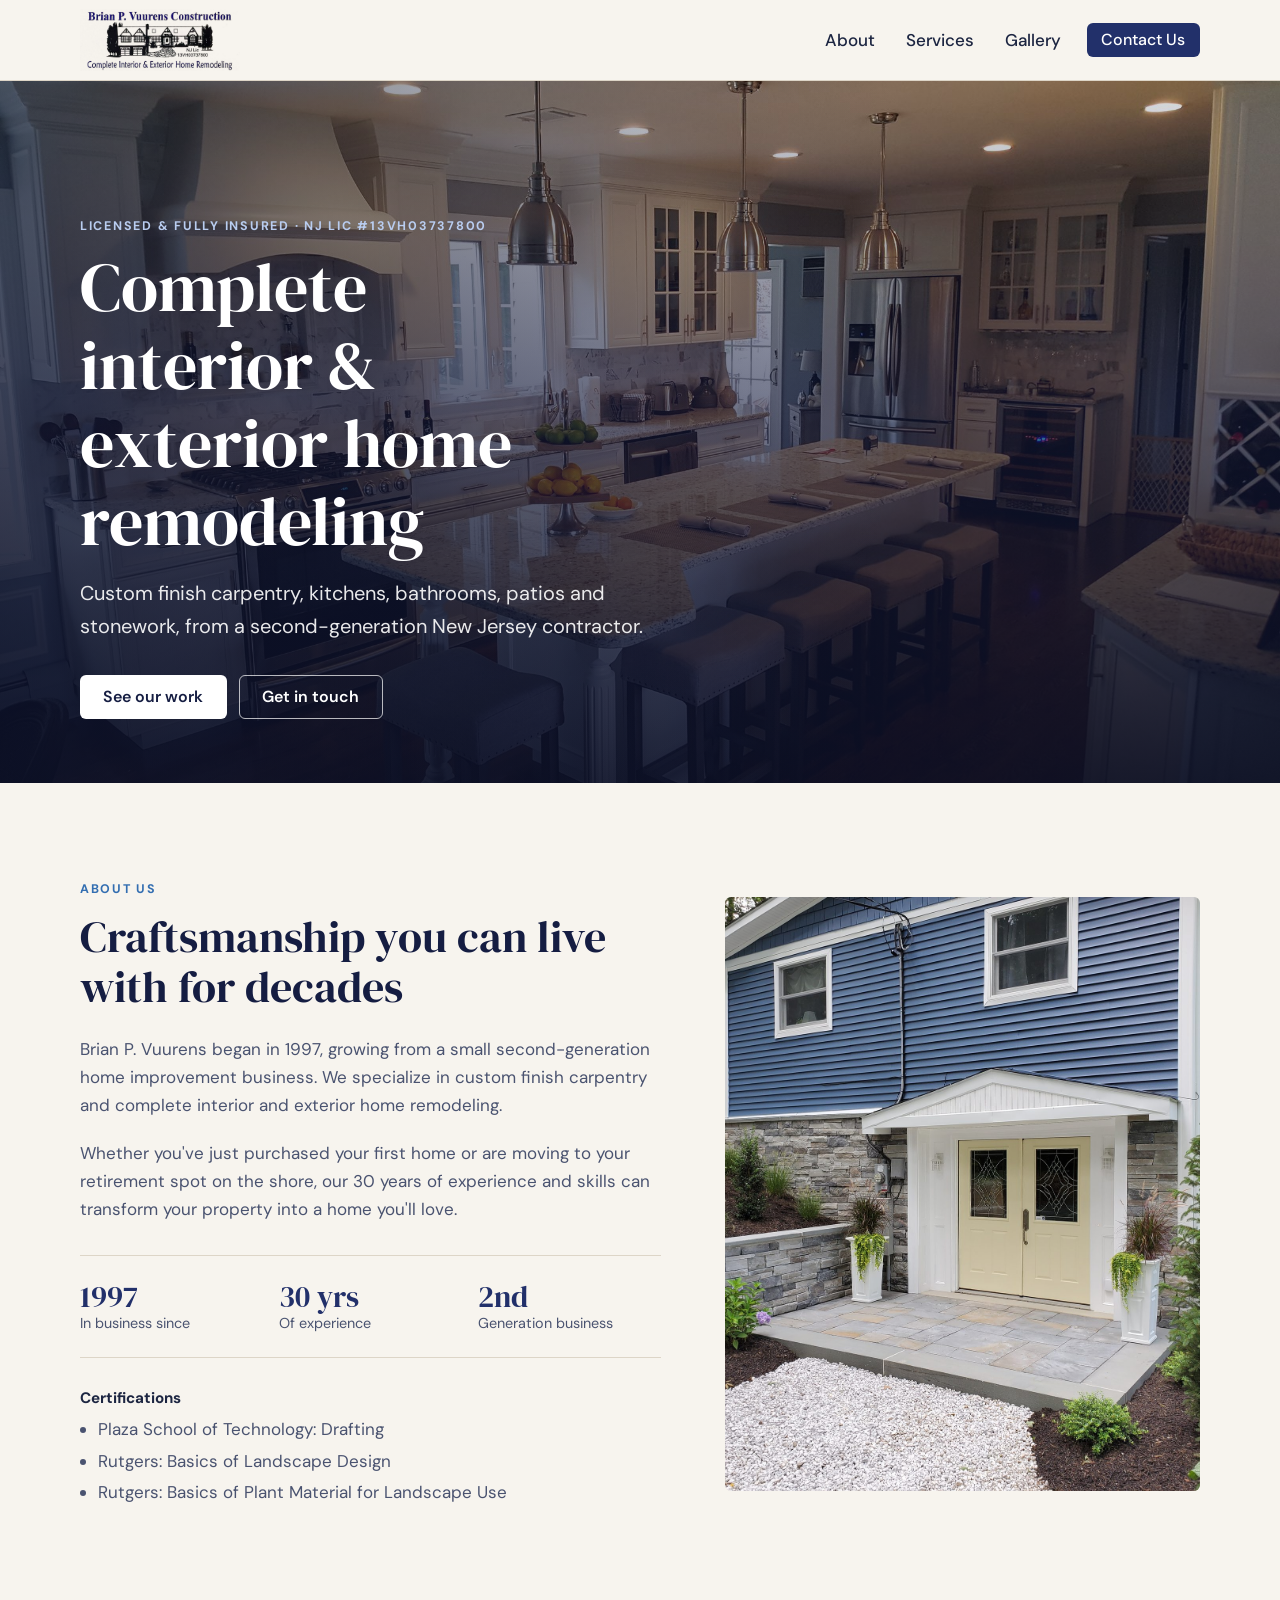
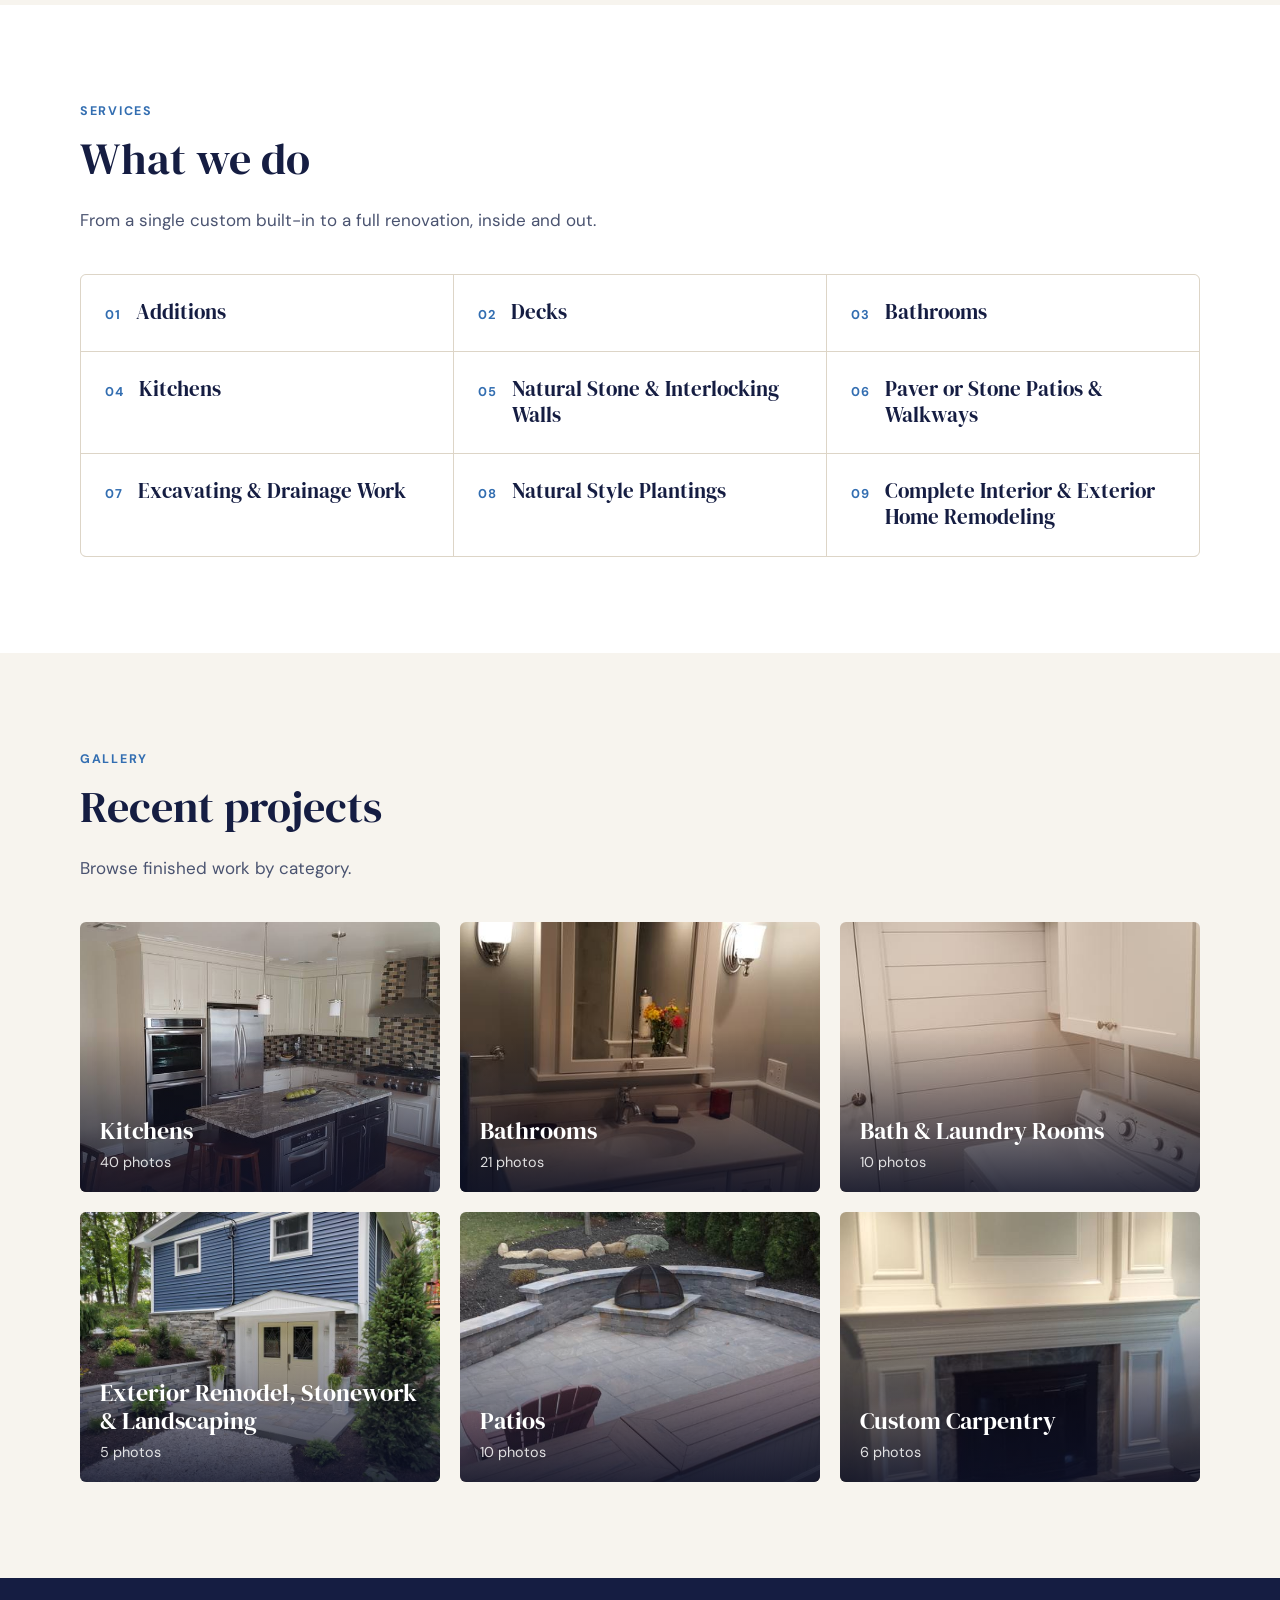
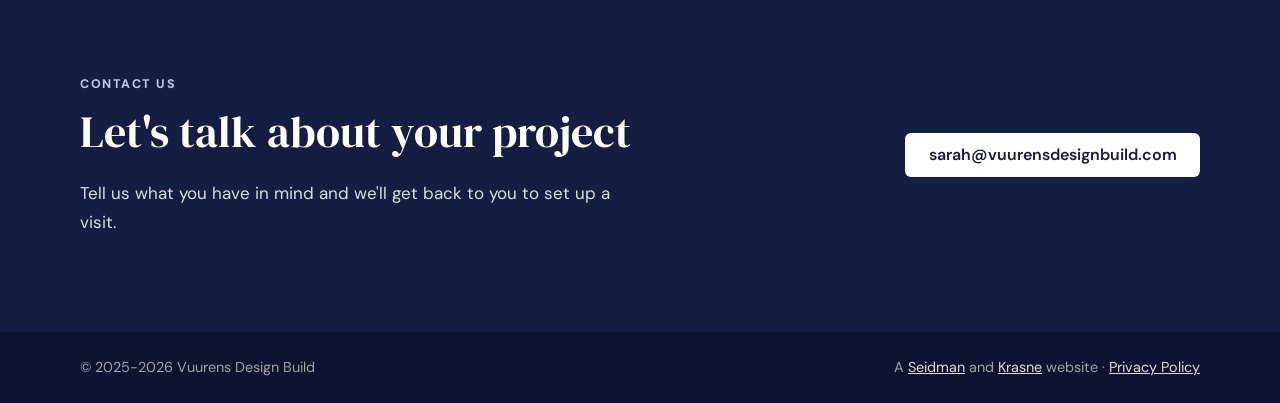
<file: index.html>
<!DOCTYPE html>
<html lang="en">
<head>
  <meta charset="UTF-8">
  <meta name="viewport" content="width=device-width, initial-scale=1.0">
  <title>Vuurens Design Build | Home Remodeling &amp; Custom Carpentry in NJ</title>
  <meta name="description" content="Brian P. Vuurens Construction: licensed and fully insured New Jersey home improvement contractor specializing in custom finish carpentry, kitchens, bathrooms, patios, stonework and complete interior and exterior remodeling.">
  <meta name="theme-color" content="#f7f4ee">
  <link rel="apple-touch-icon" sizes="180x180" href="/apple-touch-icon.png">
  <link rel="icon" type="image/png" sizes="32x32" href="/favicon-32x32.png">
  <link rel="icon" type="image/png" sizes="16x16" href="/favicon-16x16.png">
  <link rel="manifest" href="/site.webmanifest">
  <link rel="preconnect" href="https://fonts.googleapis.com">
  <link rel="preconnect" href="https://fonts.gstatic.com" crossorigin>
  <link href="https://fonts.googleapis.com/css2?family=DM+Sans:opsz,wght@9..40,400;9..40,500;9..40,600;9..40,700&family=DM+Serif+Display&display=swap" rel="stylesheet">
  <link rel="stylesheet" href="styles.css">
</head>
<body>
  <header class="site-header">
    <div class="wrap">
      <a class="brand" href="#top" aria-label="Brian P. Vuurens Construction, home">
        <img src="logo.png" alt="Brian P. Vuurens Construction" width="1696" height="656">
      </a>
      <button class="nav-toggle" type="button" aria-label="Menu" aria-expanded="false" aria-controls="site-nav">
        <svg class="icon-open" viewBox="0 0 24 24" fill="none" stroke="currentColor" stroke-width="2" stroke-linecap="round"><path d="M4 7h16M4 12h16M4 17h16"/></svg>
        <svg class="icon-close" viewBox="0 0 24 24" fill="none" stroke="currentColor" stroke-width="2" stroke-linecap="round"><path d="M6 6l12 12M18 6L6 18"/></svg>
      </button>
      <nav class="site-nav" id="site-nav">
        <ul>
          <li><a href="#about">About</a></li>
          <li><a href="#services">Services</a></li>
          <li><a href="#gallery">Gallery</a></li>
          <li><a class="btn btn-primary" href="#contact">Contact Us</a></li>
        </ul>
      </nav>
    </div>
  </header>

  <main id="top">
    <section class="hero">
      <div class="wrap">
        <span class="eyebrow">Licensed &amp; fully insured &middot; NJ Lic #13VH03737800</span>
        <h1>Complete interior &amp; exterior home remodeling</h1>
        <p>Custom finish carpentry, kitchens, bathrooms, patios and stonework, from a second-generation New Jersey contractor.</p>
        <div class="hero-actions">
          <a class="btn btn-light" href="#gallery">See our work</a>
          <a class="btn btn-ghost" href="#contact">Get in touch</a>
        </div>
      </div>
    </section>

    <section id="about" class="section">
      <div class="wrap about-grid">
        <div>
          <span class="eyebrow">About us</span>
          <h2 class="section-title">Craftsmanship you can live with for decades</h2>
          <p>Brian P. Vuurens began in 1997, growing from a small second-generation home improvement business. We specialize in custom finish carpentry and complete interior and exterior home remodeling.</p>
          <p>Whether you've just purchased your first home or are moving to your retirement spot on the shore, our 30 years of experience and skills can transform your property into a home you'll love.</p>

          <div class="facts">
            <div><strong>1997</strong><span>In business since</span></div>
            <div><strong>30 yrs</strong><span>Of experience</span></div>
            <div><strong>2nd</strong><span>Generation business</span></div>
          </div>

          <div class="certs">
            <h3>Certifications</h3>
            <ul>
              <li>Plaza School of Technology: Drafting</li>
              <li>Rutgers: Basics of Landscape Design</li>
              <li>Rutgers: Basics of Plant Material for Landscape Use</li>
            </ul>
          </div>
        </div>
        <div class="about-photo">
          <img src="images/web/large/exterior/20200818_154414.jpg" alt="Finished exterior remodel with stone steps, patio and new plantings" loading="lazy">
        </div>
      </div>
    </section>

    <section id="services" class="section section-alt">
      <div class="wrap">
        <div class="section-head">
          <span class="eyebrow">Services</span>
          <h2>What we do</h2>
          <p>From a single custom built-in to a full renovation, inside and out.</p>
        </div>
        <ul class="services">
          <li>Additions</li>
          <li>Decks</li>
          <li>Bathrooms</li>
          <li>Kitchens</li>
          <li>Natural Stone &amp; Interlocking Walls</li>
          <li>Paver or Stone Patios &amp; Walkways</li>
          <li>Excavating &amp; Drainage Work</li>
          <li>Natural Style Plantings</li>
          <li>Complete Interior &amp; Exterior Home Remodeling</li>
        </ul>
      </div>
    </section>

    <section id="gallery" class="section">
      <div class="wrap">
        <div class="section-head">
          <span class="eyebrow">Gallery</span>
          <h2>Recent projects</h2>
          <p>Browse finished work by category.</p>
        </div>
        <div class="categories" id="categories"></div>
      </div>
    </section>

    <section id="contact" class="section contact">
      <div class="wrap contact-inner">
        <div>
          <span class="eyebrow">Contact us</span>
          <h2>Let's talk about your project</h2>
          <p>Tell us what you have in mind and we'll get back to you to set up a visit.</p>
        </div>
        <div class="contact-methods">
          <!-- TODO: add the phone number, e.g. <a class="btn btn-ghost" href="tel:+15555555555">(555) 555-5555</a> -->
          <a class="btn btn-light" href="mailto:sarah@vuurensdesignbuild.com">sarah@vuurensdesignbuild.com</a>
        </div>
      </div>
    </section>
  </main>

  <footer class="site-footer">
    <div class="wrap">
      <span>&copy; 2025-2026 Vuurens Design Build</span>
      <span>A <a href="https://adamseidman.com/" target="_blank" rel="noopener">Seidman</a> and <a href="https://zachkrasne.com/" target="_blank" rel="noopener">Krasne</a> website &middot; <a href="privacy.html">Privacy Policy</a></span>
    </div>
  </footer>

  <script src="images/images-list.js"></script>
  <script src="site.js"></script>
  <script>
    (() => {
      const container = document.getElementById('categories');
      if (typeof galleryPhotos !== 'object') return;
      Object.entries(galleryPhotos).forEach(([key, cat]) => {
        const link = document.createElement('a');
        link.className = 'category';
        link.href = `gallery.html?${encodeURIComponent(key)}`;
        const cover = (cat.cover || cat.images[0]).replace(/\.[^.]+$/, '.jpg');
        link.innerHTML = `
          <img src="${encodeURI(`images/web/thumb/${key}/${cover}`)}" alt="" loading="lazy">
          <div class="category-label">
            <h3></h3>
            <span>${cat.images.length} photos</span>
          </div>`;
        link.querySelector('h3').textContent = cat.title;
        container.appendChild(link);
      });
    })();
  </script>
</body>
</html>
</file>
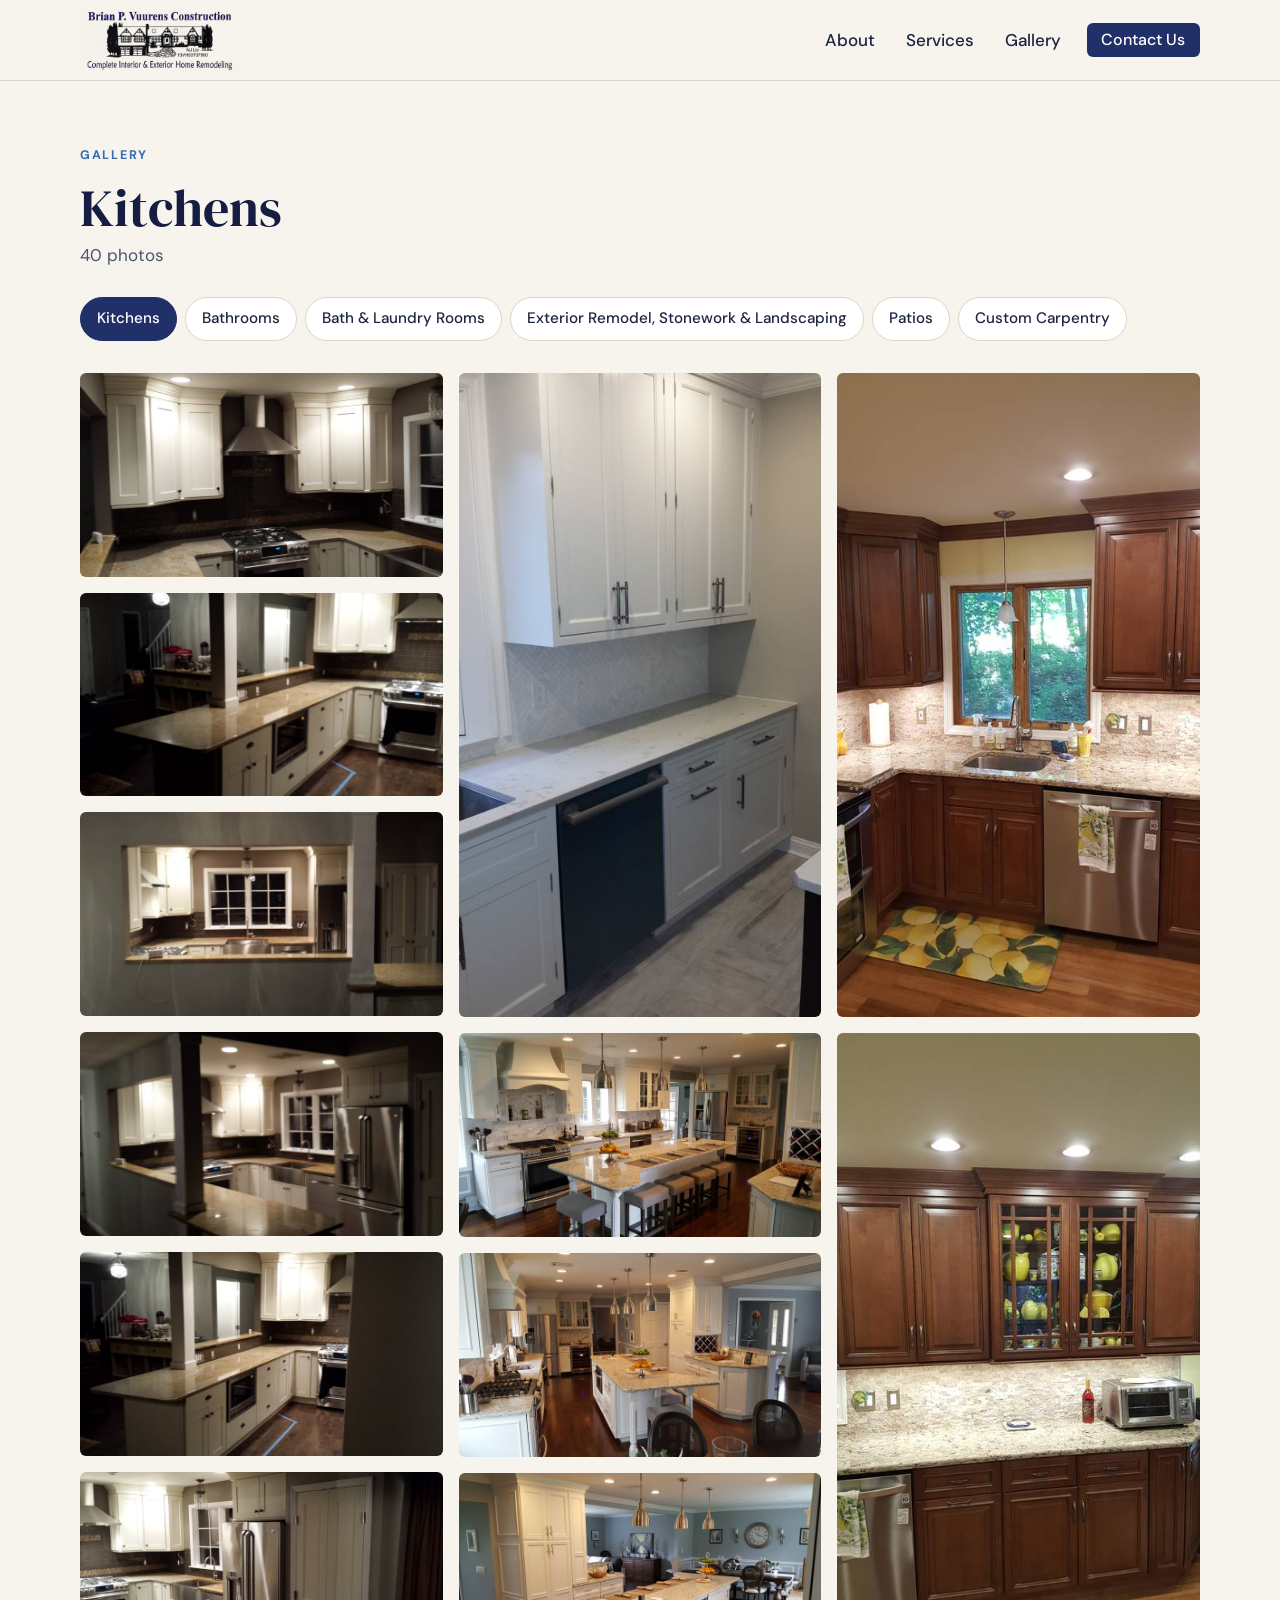
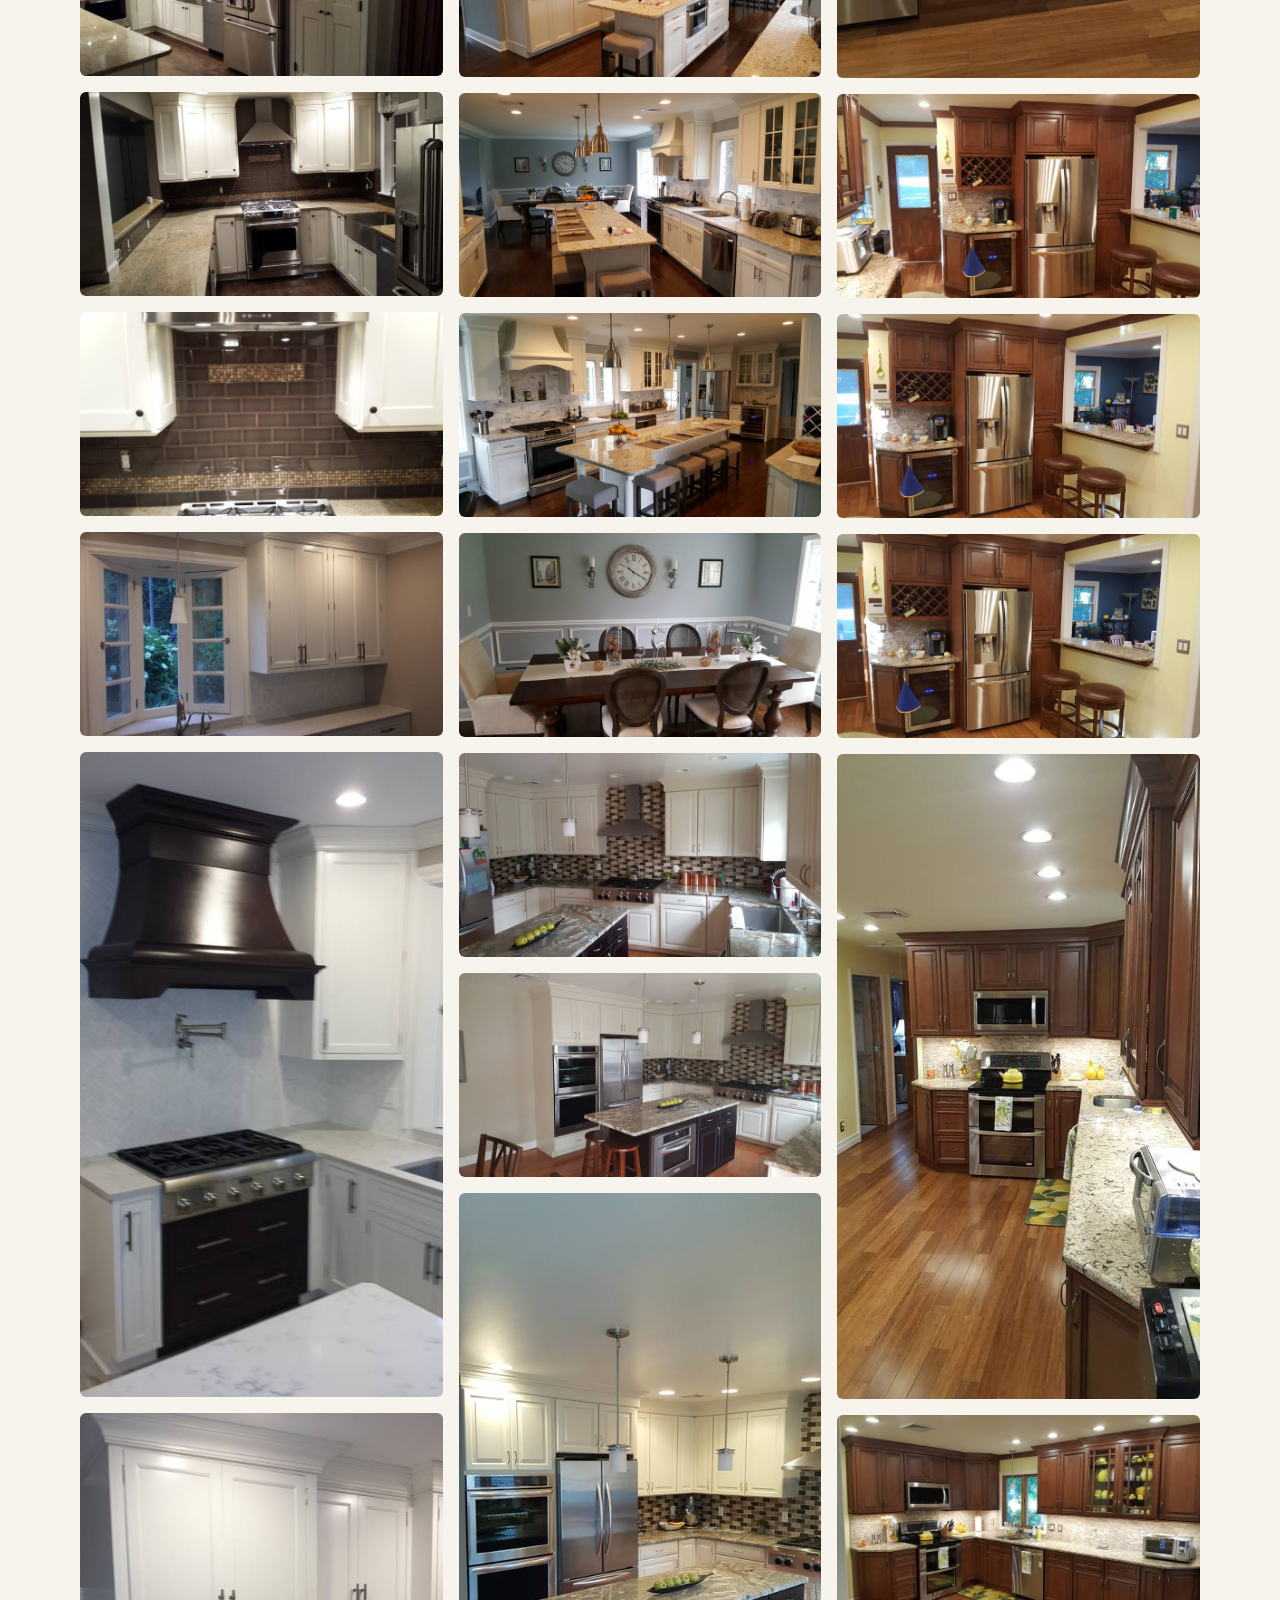
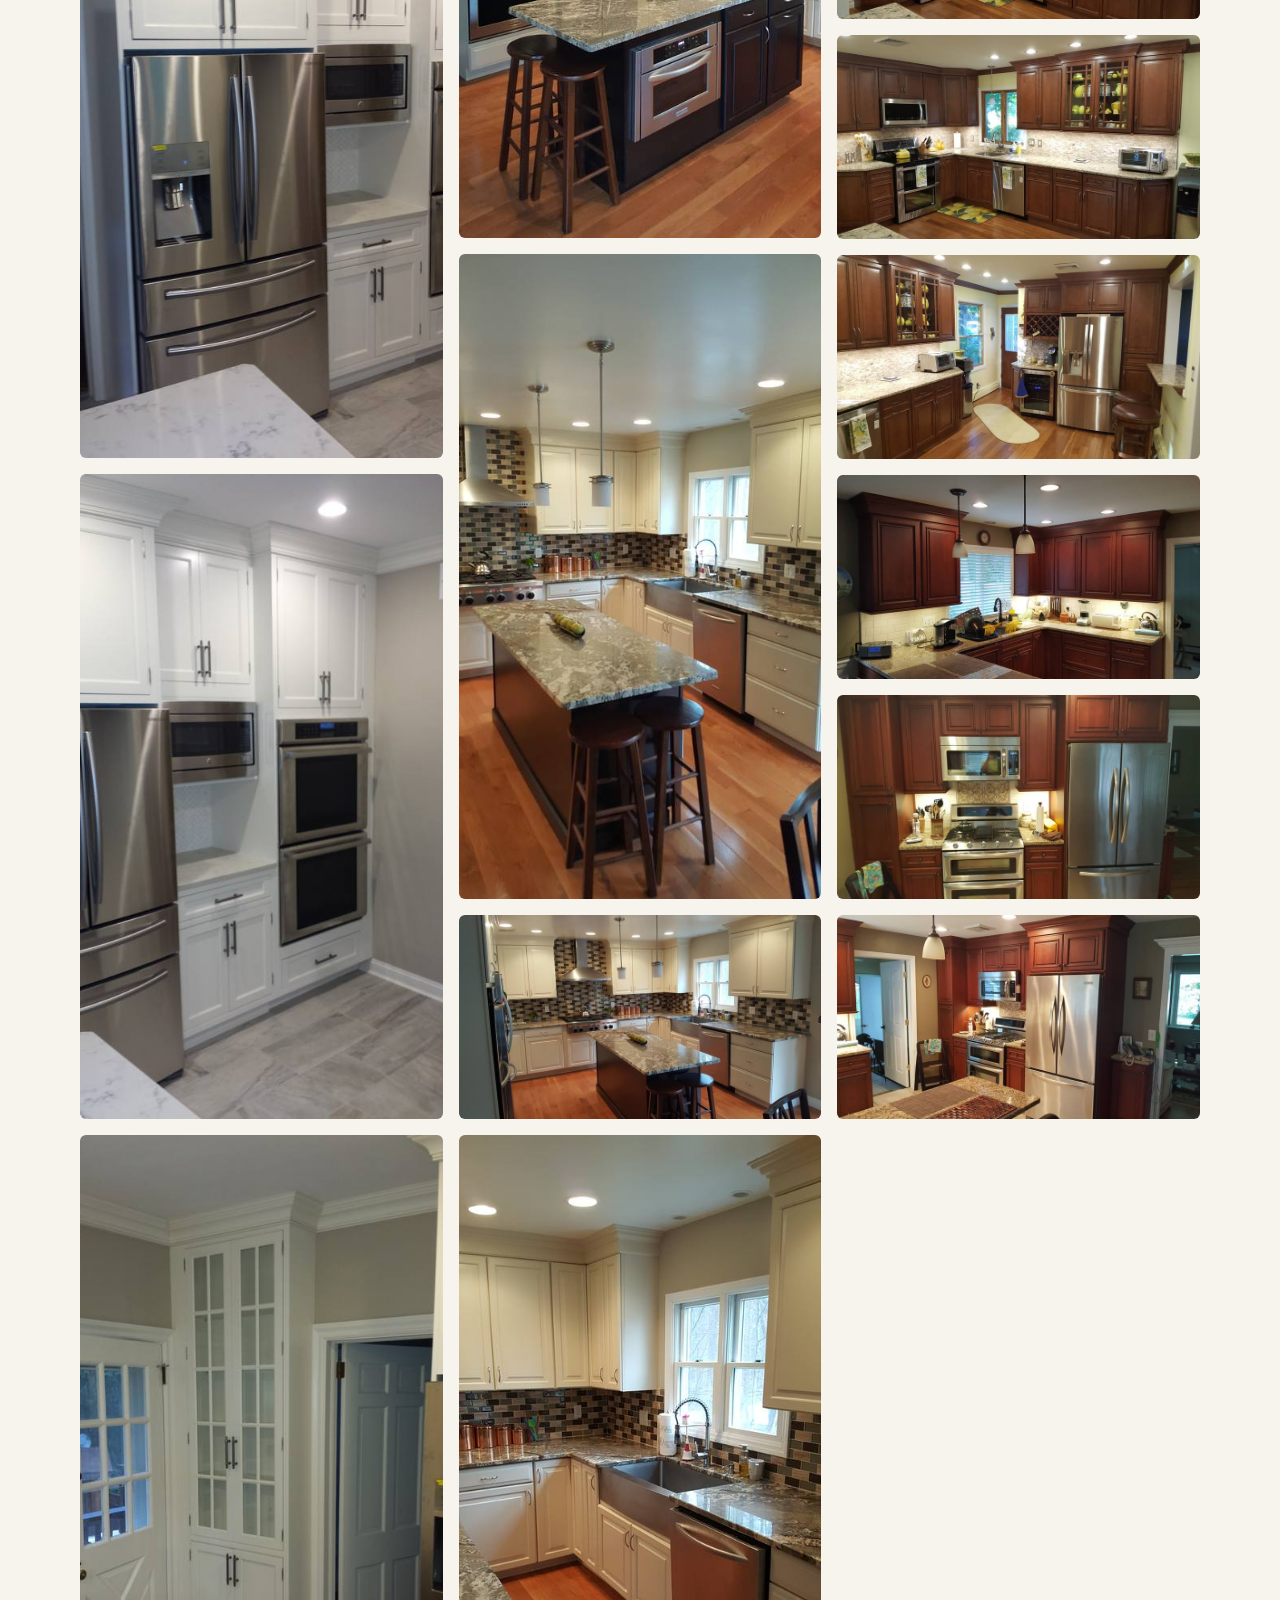
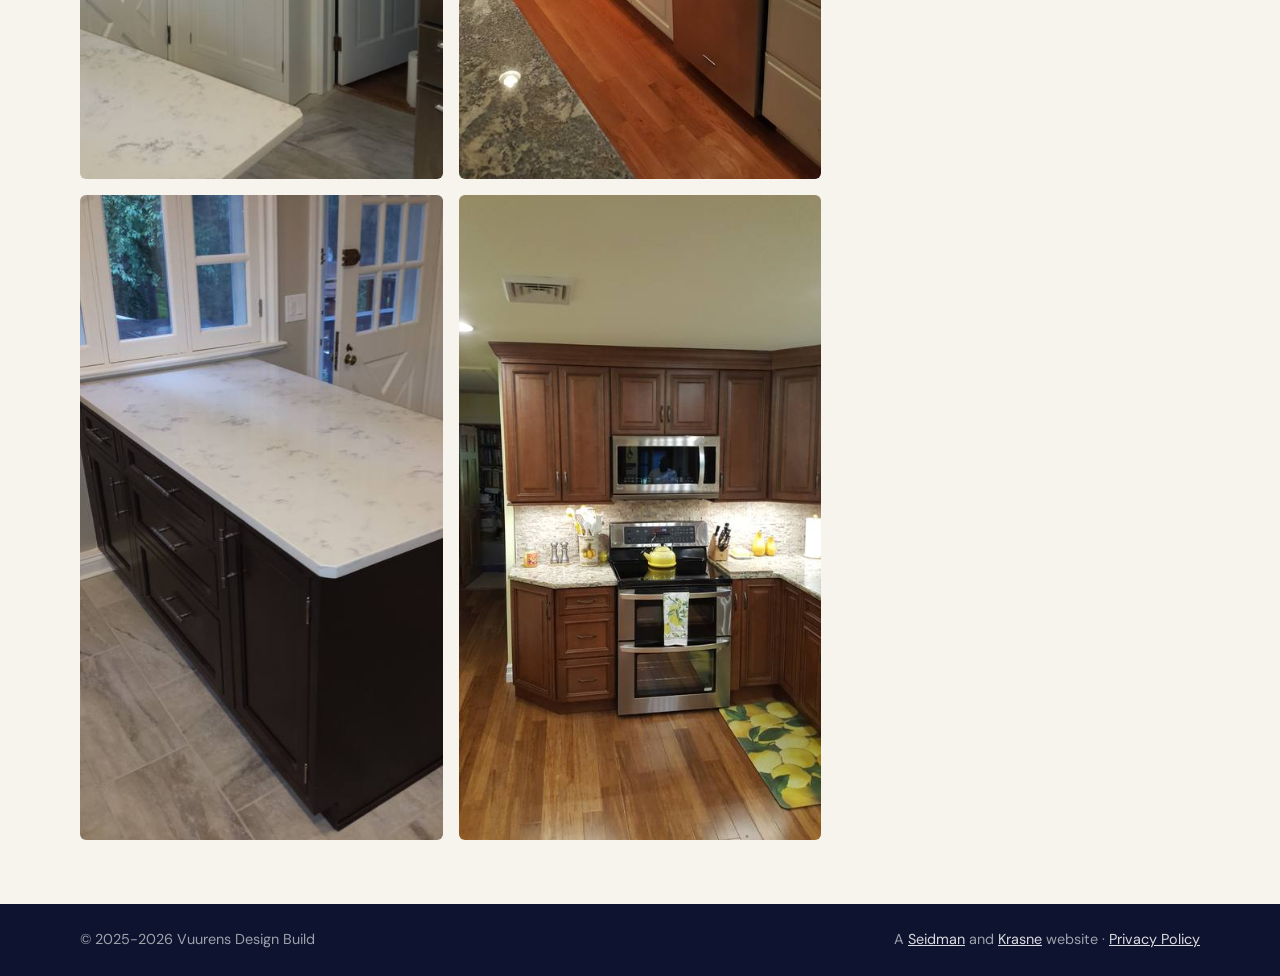
<file: gallery.html>
<!DOCTYPE html>
<html lang="en">
<head>
  <meta charset="UTF-8">
  <meta name="viewport" content="width=device-width, initial-scale=1.0">
  <title>Gallery | Vuurens Design Build</title>
  <meta name="theme-color" content="#f7f4ee">
  <link rel="apple-touch-icon" sizes="180x180" href="/apple-touch-icon.png">
  <link rel="icon" type="image/png" sizes="32x32" href="/favicon-32x32.png">
  <link rel="icon" type="image/png" sizes="16x16" href="/favicon-16x16.png">
  <link rel="manifest" href="/site.webmanifest">
  <link rel="preconnect" href="https://fonts.googleapis.com">
  <link rel="preconnect" href="https://fonts.gstatic.com" crossorigin>
  <link href="https://fonts.googleapis.com/css2?family=DM+Sans:opsz,wght@9..40,400;9..40,500;9..40,600;9..40,700&family=DM+Serif+Display&display=swap" rel="stylesheet">
  <link rel="stylesheet" href="styles.css">
</head>
<body>
  <header class="site-header">
    <div class="wrap">
      <a class="brand" href="index.html" aria-label="Brian P. Vuurens Construction, home">
        <img src="logo.png" alt="Brian P. Vuurens Construction" width="1696" height="656">
      </a>
      <button class="nav-toggle" type="button" aria-label="Menu" aria-expanded="false" aria-controls="site-nav">
        <svg class="icon-open" viewBox="0 0 24 24" fill="none" stroke="currentColor" stroke-width="2" stroke-linecap="round"><path d="M4 7h16M4 12h16M4 17h16"/></svg>
        <svg class="icon-close" viewBox="0 0 24 24" fill="none" stroke="currentColor" stroke-width="2" stroke-linecap="round"><path d="M6 6l12 12M18 6L6 18"/></svg>
      </button>
      <nav class="site-nav" id="site-nav">
        <ul>
          <li><a href="index.html#about">About</a></li>
          <li><a href="index.html#services">Services</a></li>
          <li><a href="index.html#gallery">Gallery</a></li>
          <li><a class="btn btn-primary" href="index.html#contact">Contact Us</a></li>
        </ul>
      </nav>
    </div>
  </header>

  <main class="wrap">
    <div class="page-head">
      <span class="eyebrow">Gallery</span>
      <h1 id="gallery-title">Our work</h1>
      <p id="gallery-count"></p>
    </div>
    <nav class="tabs" id="gallery-tabs" aria-label="Gallery categories"></nav>
    <div class="photo-grid" id="photo-grid"></div>
  </main>

  <div class="lightbox" id="lightbox" role="dialog" aria-modal="true" aria-label="Photo viewer" hidden>
    <div class="lb-spinner" aria-hidden="true"></div>
    <img alt="">
    <div class="lb-bar">
      <span class="lb-count" aria-live="polite"></span>
      <button class="lb-btn lb-close" type="button" aria-label="Close">
        <svg viewBox="0 0 24 24" fill="none" stroke="currentColor" stroke-width="2" stroke-linecap="round"><path d="M6 6l12 12M18 6L6 18"/></svg>
      </button>
    </div>
    <button class="lb-btn lb-prev" type="button" aria-label="Previous photo">
      <svg viewBox="0 0 24 24" fill="none" stroke="currentColor" stroke-width="2" stroke-linecap="round" stroke-linejoin="round"><path d="M15 5l-7 7 7 7"/></svg>
    </button>
    <button class="lb-btn lb-next" type="button" aria-label="Next photo">
      <svg viewBox="0 0 24 24" fill="none" stroke="currentColor" stroke-width="2" stroke-linecap="round" stroke-linejoin="round"><path d="M9 5l7 7-7 7"/></svg>
    </button>
  </div>

  <footer class="site-footer">
    <div class="wrap">
      <span>&copy; 2025-2026 Vuurens Design Build</span>
      <span>A <a href="https://adamseidman.com/" target="_blank" rel="noopener">Seidman</a> and <a href="https://zachkrasne.com/" target="_blank" rel="noopener">Krasne</a> website &middot; <a href="privacy.html">Privacy Policy</a></span>
    </div>
  </footer>

  <script src="images/images-list.js"></script>
  <script src="images/web/sizes.js"></script>
  <script src="site.js"></script>
  <script src="gallery.js"></script>
</body>
</html>
</file>
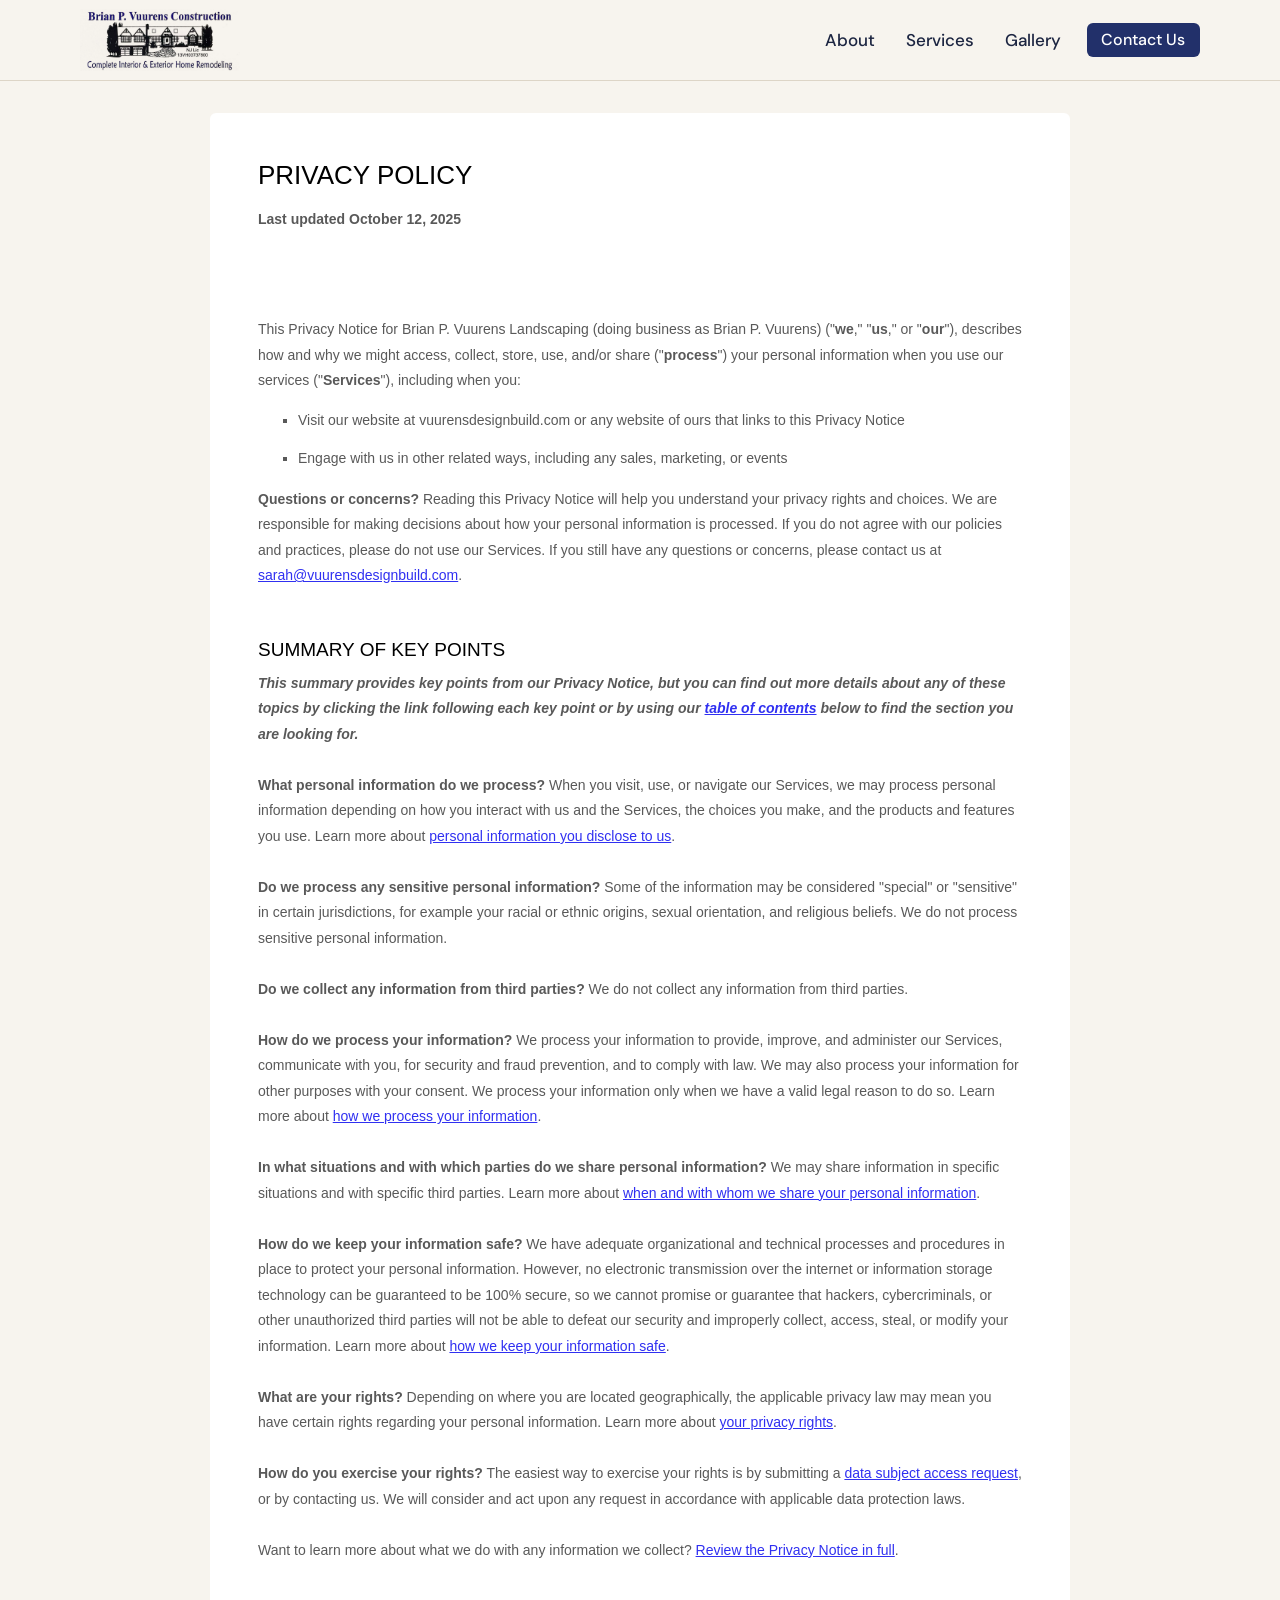
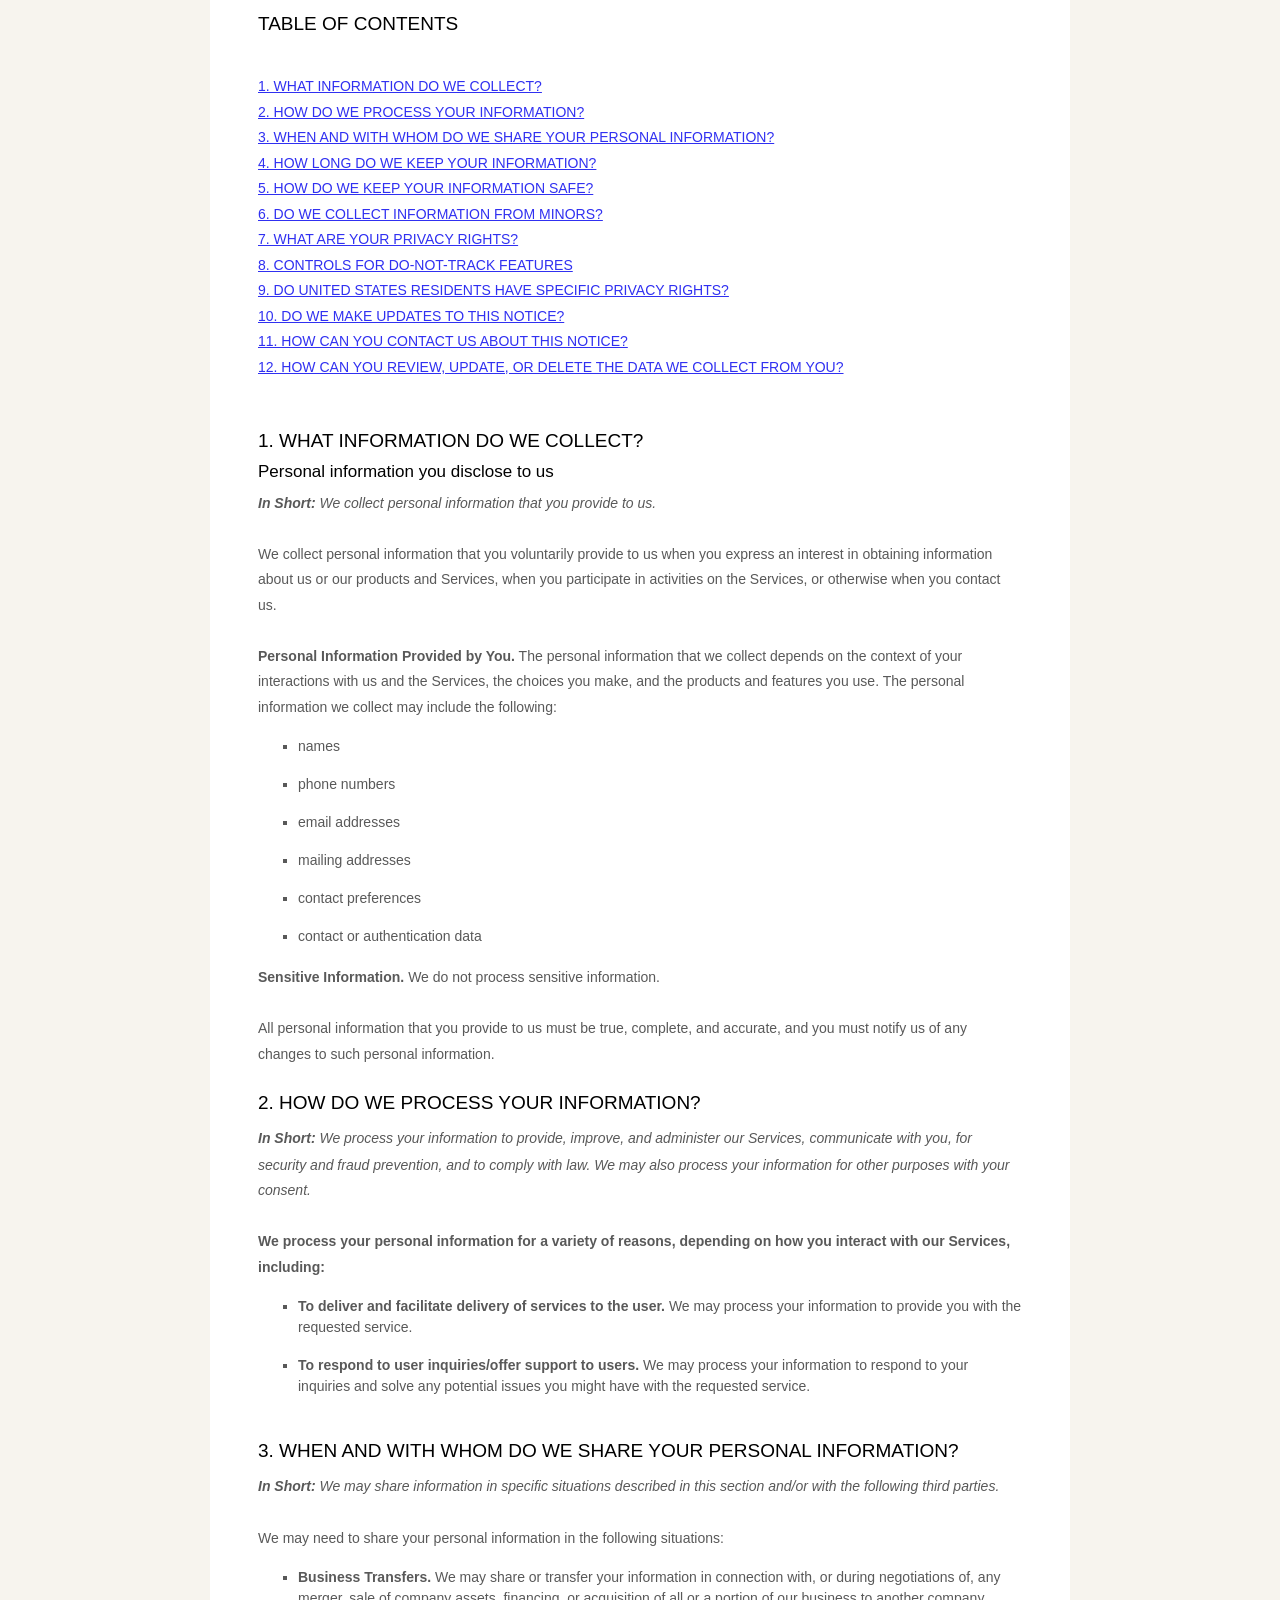
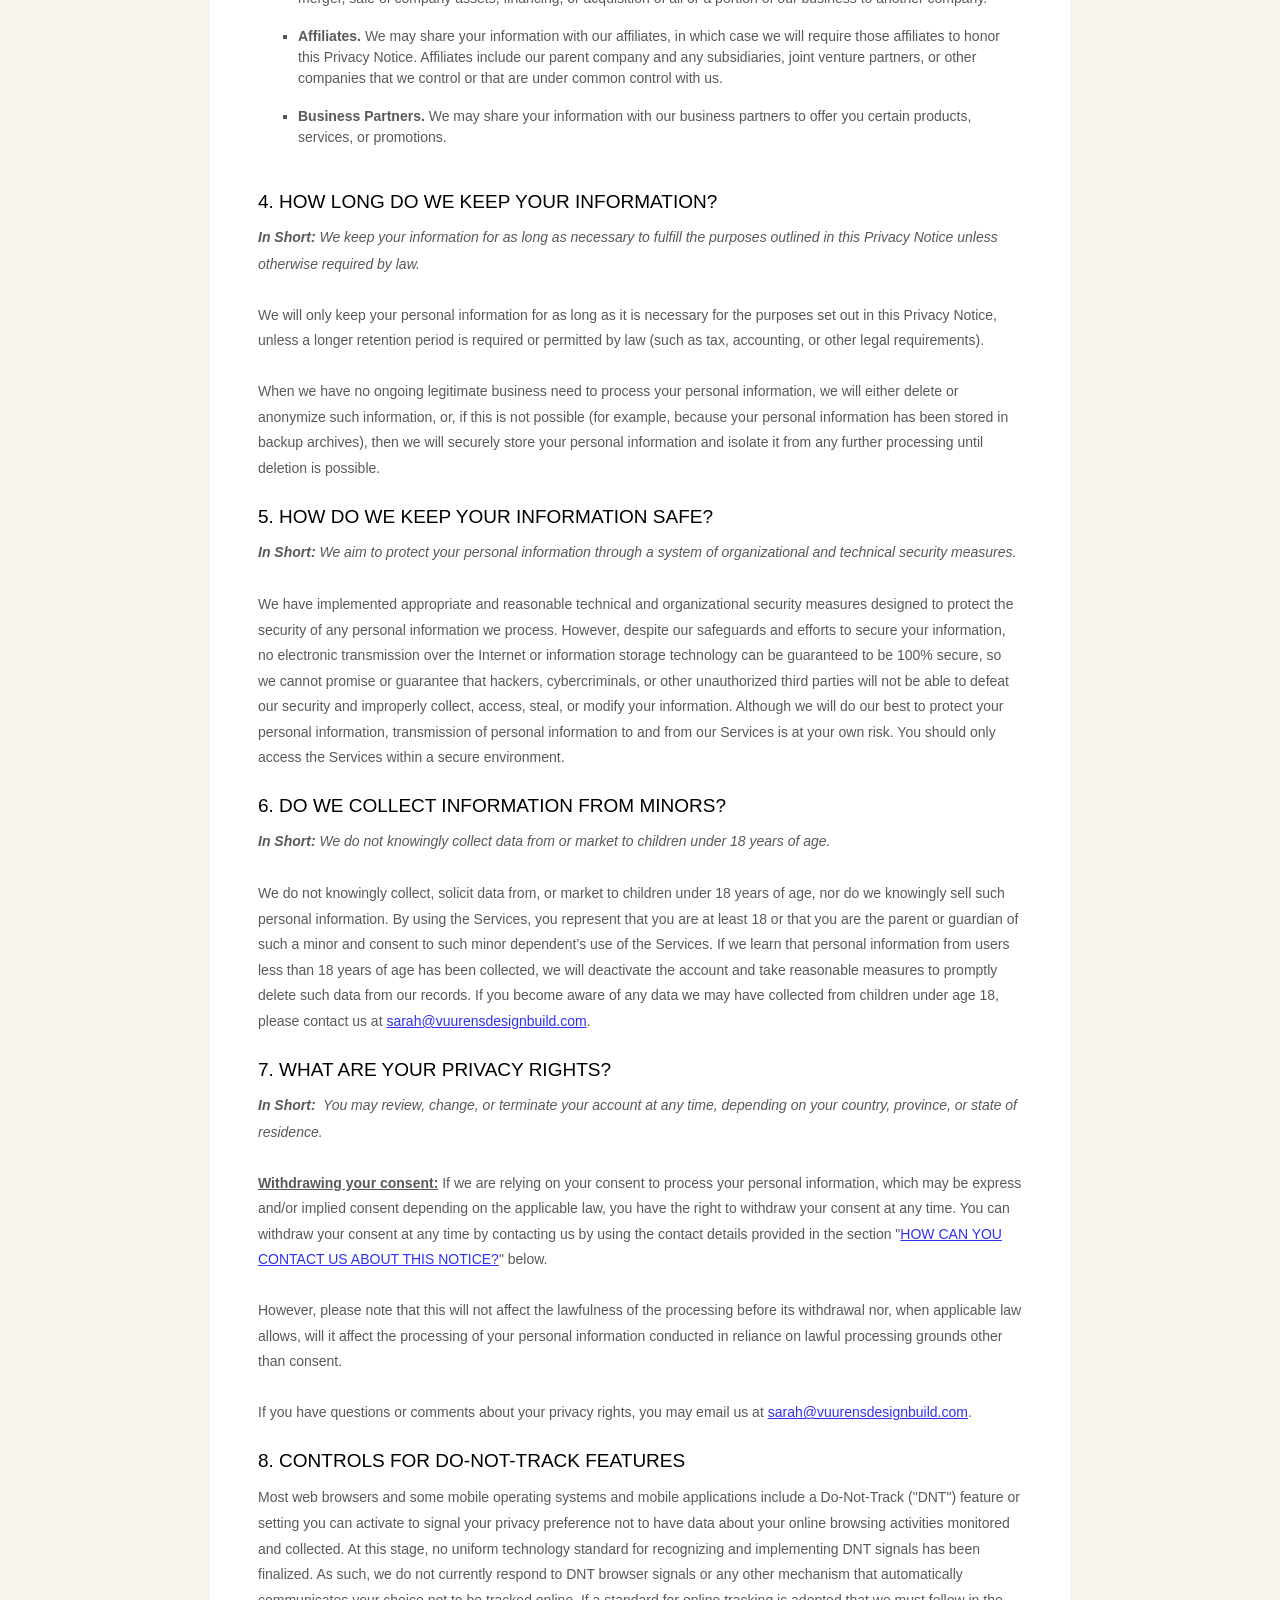
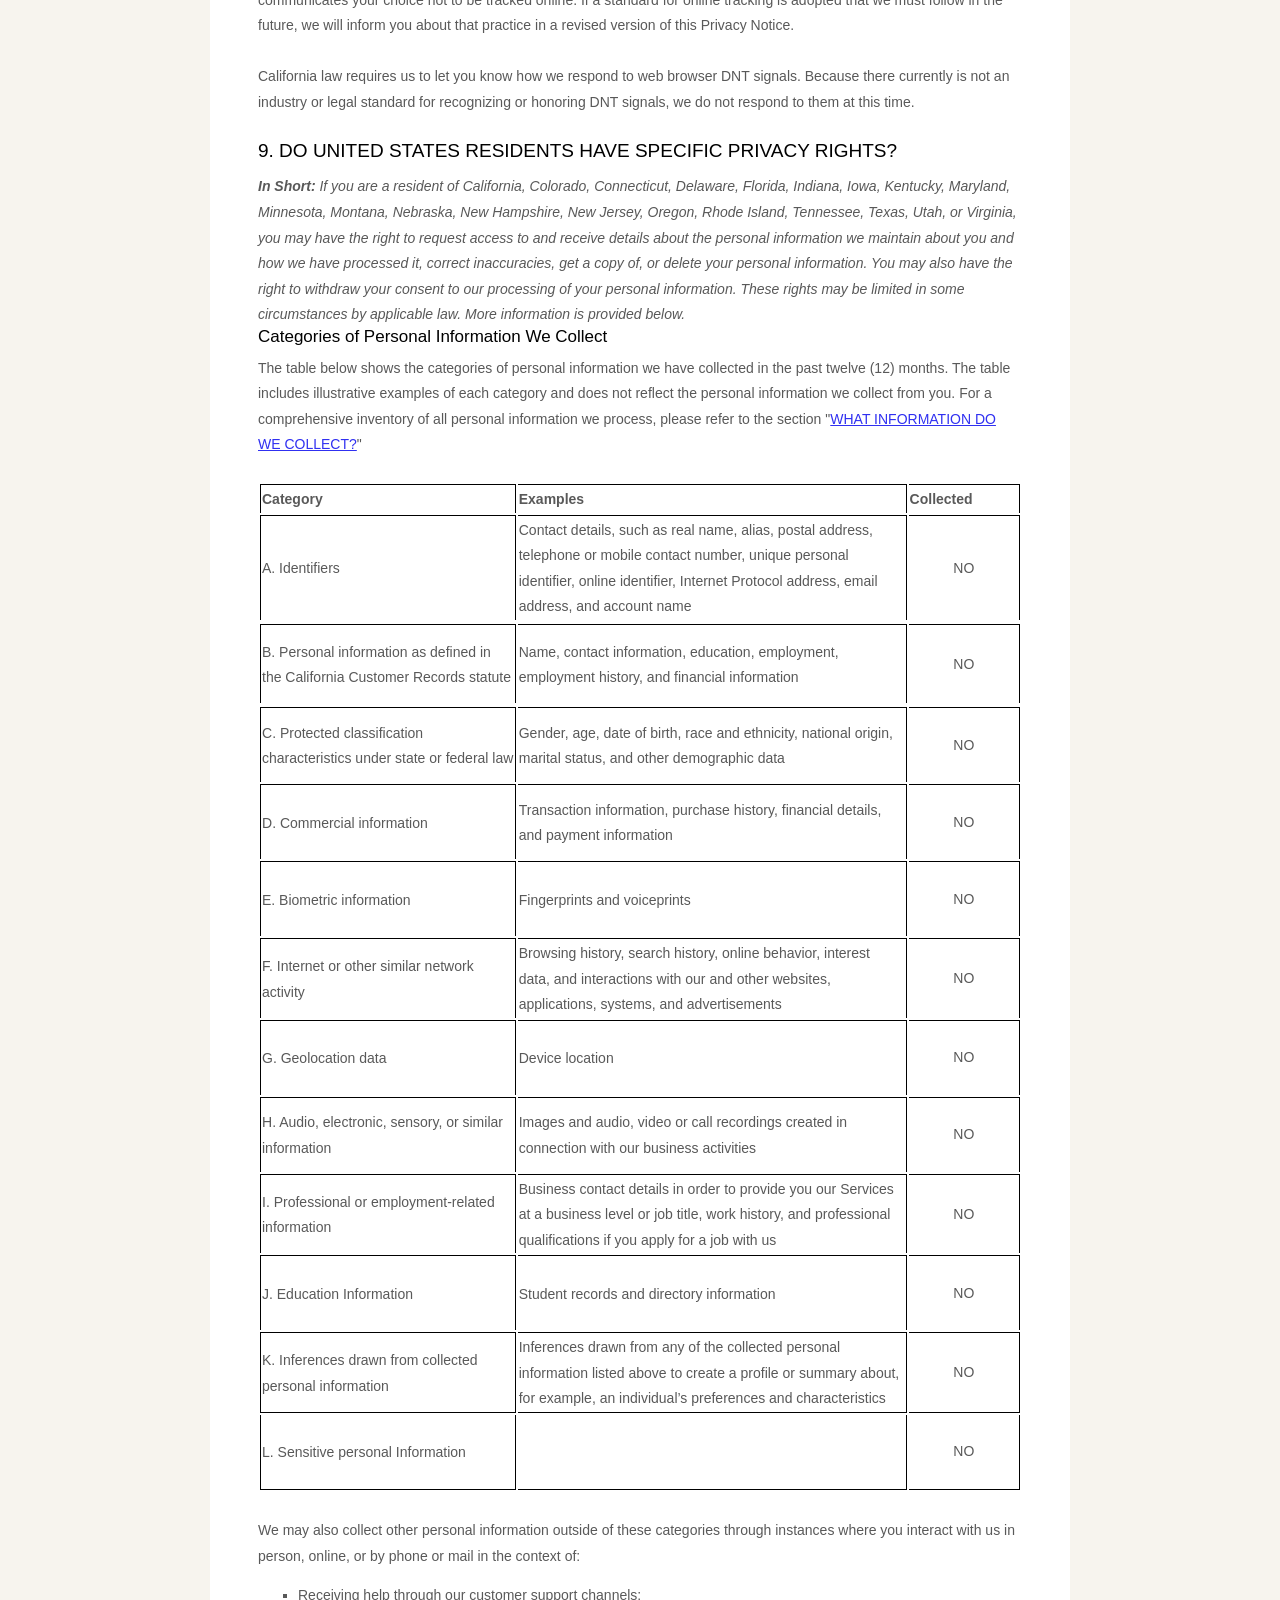
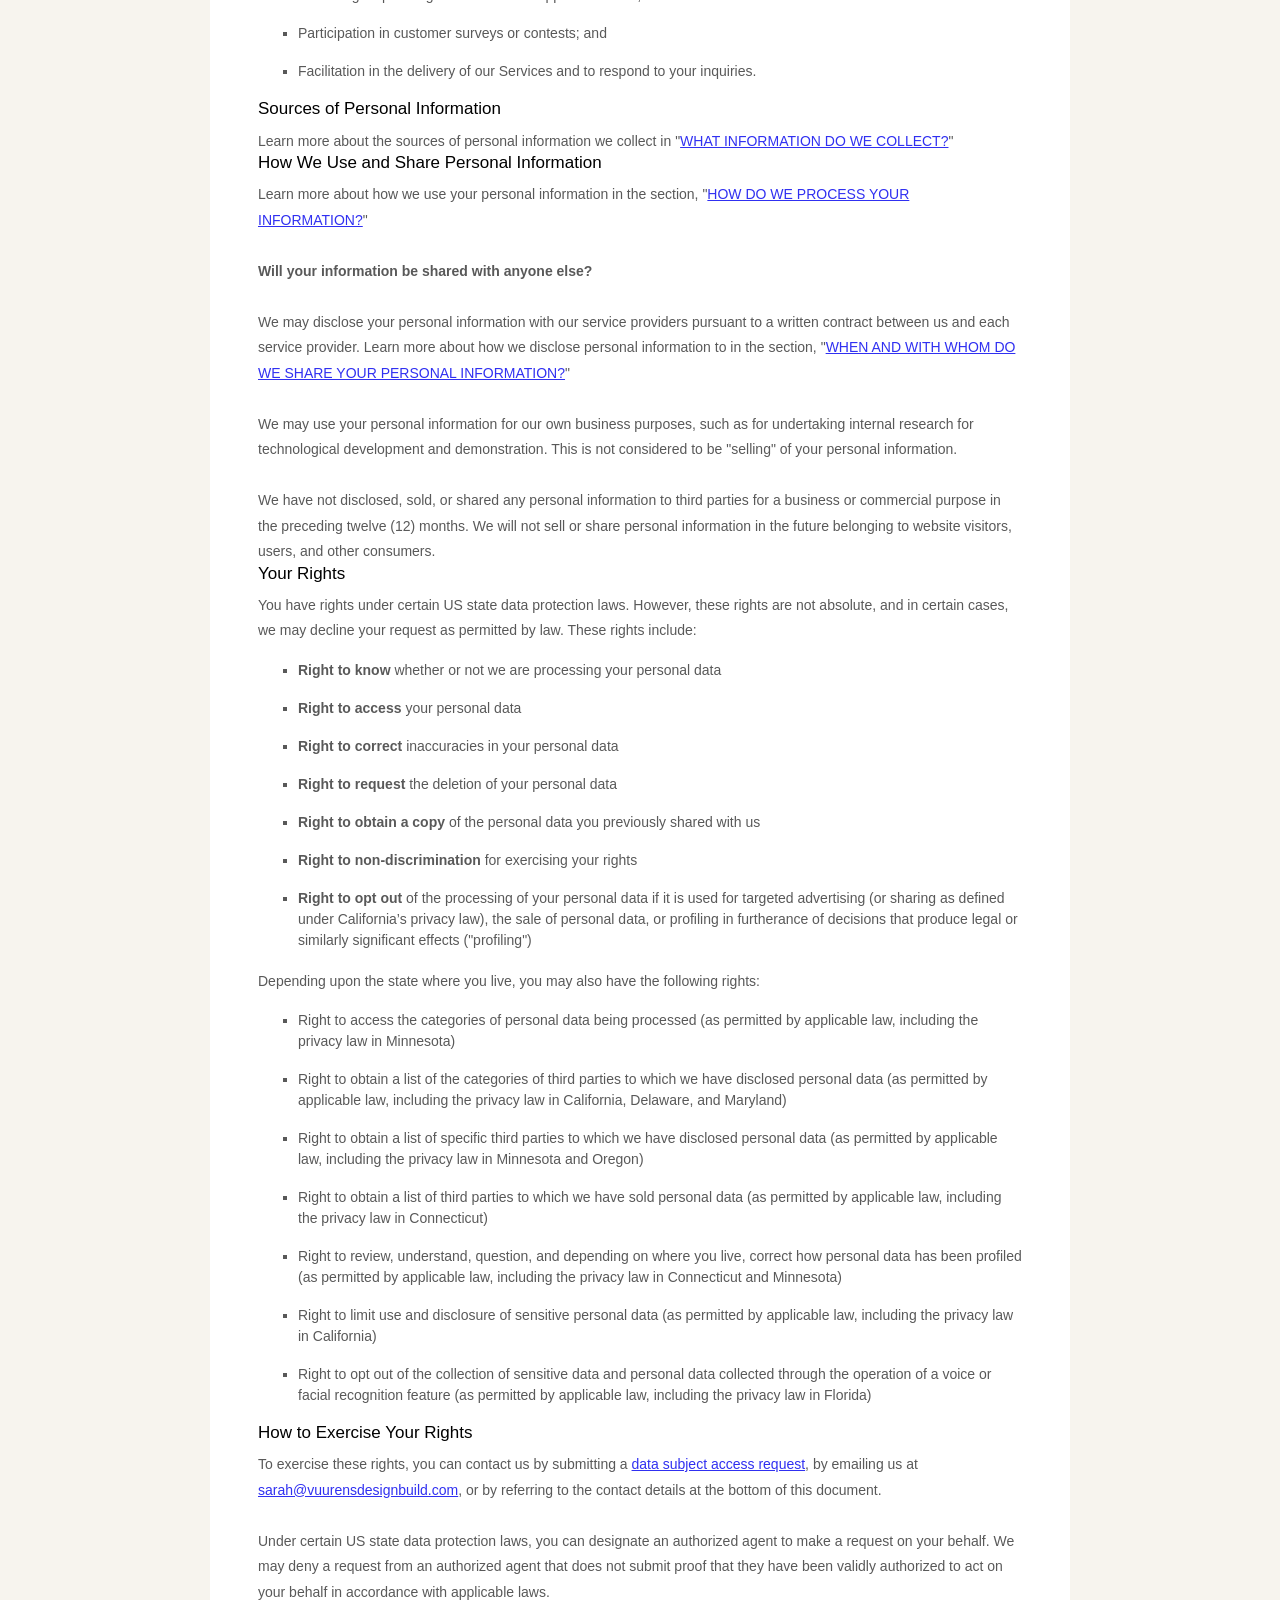
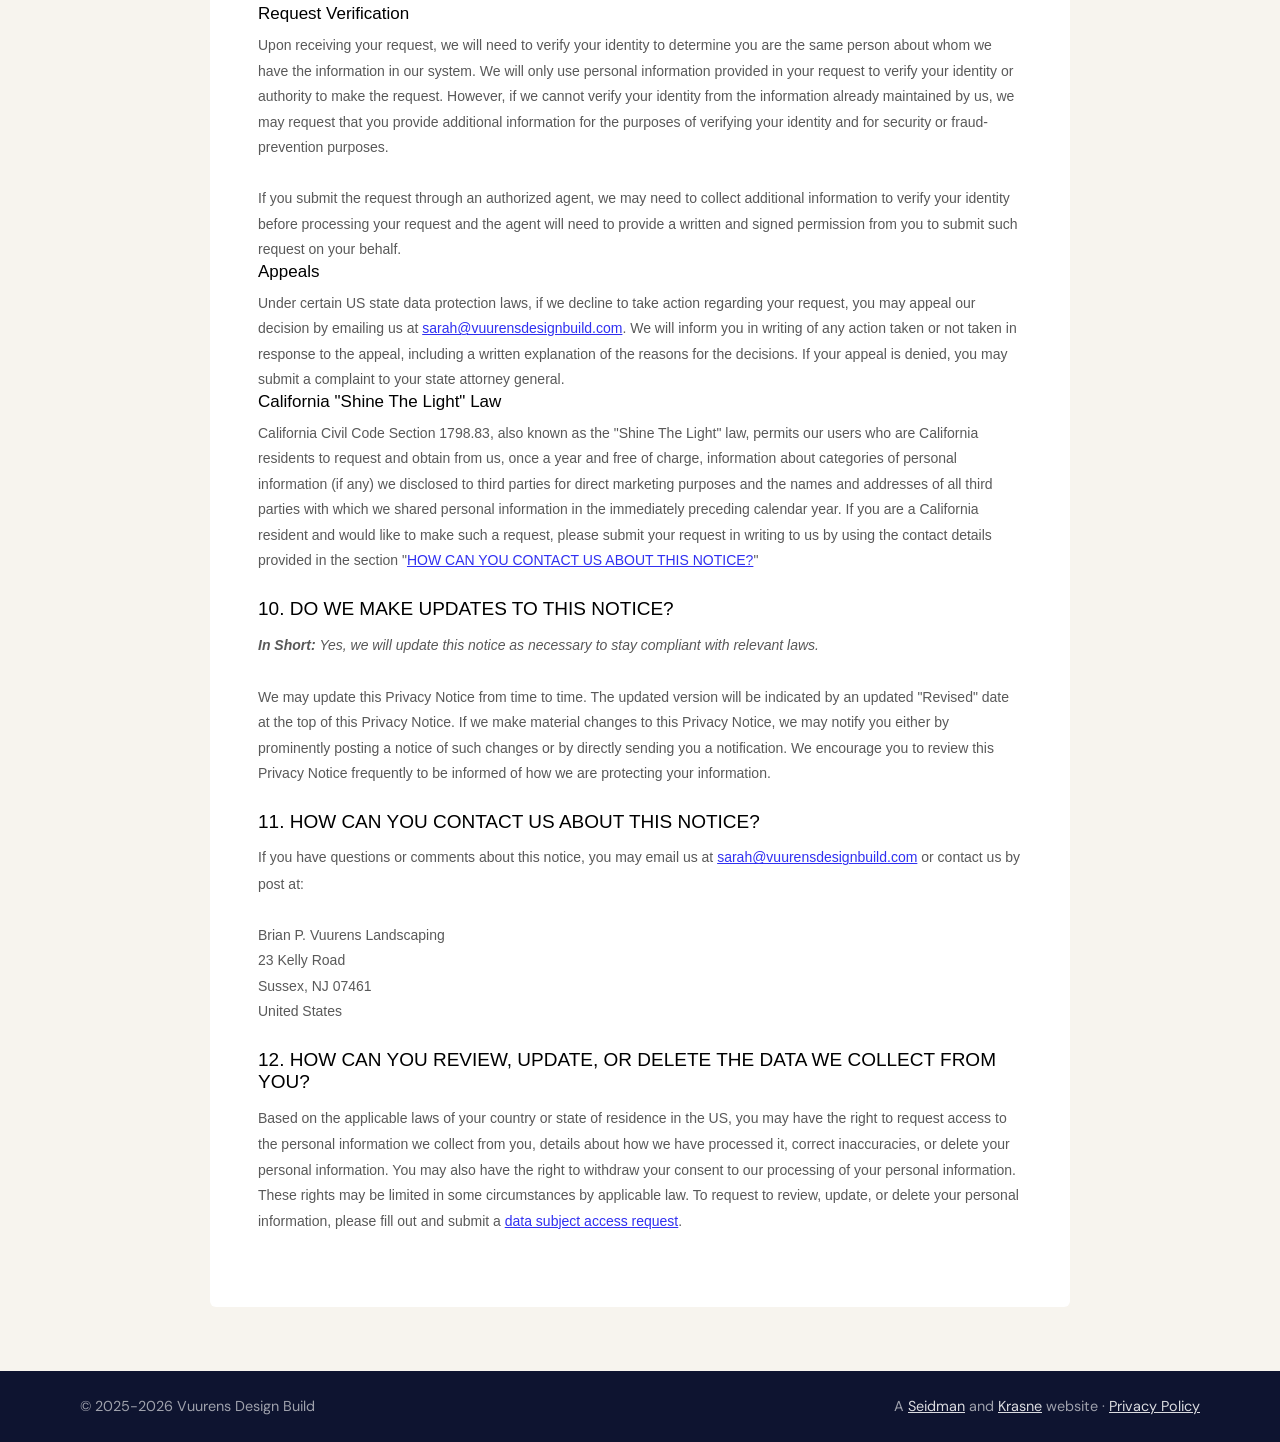
<file: privacy.html>
<!DOCTYPE html>
<html lang="en"><head>
  <meta charset="UTF-8">
  <meta name="viewport" content="width=device-width, initial-scale=1.0">
  <title>Privacy Policy | Vuurens Design Build</title>
  <meta name="theme-color" content="#f7f4ee">
  <link rel="apple-touch-icon" sizes="180x180" href="/apple-touch-icon.png">
  <link rel="icon" type="image/png" sizes="32x32" href="/favicon-32x32.png">
  <link rel="icon" type="image/png" sizes="16x16" href="/favicon-16x16.png">
  <link rel="manifest" href="/site.webmanifest">
  <link rel="preconnect" href="https://fonts.googleapis.com">
  <link rel="preconnect" href="https://fonts.gstatic.com" crossorigin>
  <link href="https://fonts.googleapis.com/css2?family=DM+Sans:opsz,wght@9..40,400;9..40,500;9..40,600;9..40,700&family=DM+Serif+Display&display=swap" rel="stylesheet">
  <link rel="stylesheet" href="styles.css"><style>
        #privacy-content {
                max-width: 860px;
                margin: 2rem auto 4rem;
                padding: clamp(1.25rem, 4vw, 3rem);
                background: var(--white) !important;
                border-radius: var(--radius);
                overflow-wrap: anywhere;
        }
        #privacy-content table { display: block; max-width: 100%; overflow-x: auto; }
  [data-custom-class='body'], [data-custom-class='body'] * {
          background: transparent !important;
        }
[data-custom-class='title'], [data-custom-class='title'] * {
          font-family: Arial !important;
font-size: 26px !important;
color: #000000 !important;
        }
[data-custom-class='subtitle'], [data-custom-class='subtitle'] * {
          font-family: Arial !important;
color: #595959 !important;
font-size: 14px !important;
        }
[data-custom-class='heading_1'], [data-custom-class='heading_1'] * {
          font-family: Arial !important;
font-size: 19px !important;
color: #000000 !important;
        }
[data-custom-class='heading_2'], [data-custom-class='heading_2'] * {
          font-family: Arial !important;
font-size: 17px !important;
color: #000000 !important;
        }
[data-custom-class='body_text'], [data-custom-class='body_text'] * {
          color: #595959 !important;
font-size: 14px !important;
font-family: Arial !important;
        }
[data-custom-class='link'], [data-custom-class='link'] * {
          color: #3030F1 !important;
font-size: 14px !important;
font-family: Arial !important;
word-break: break-word !important;
        }
</style>
      </head><body>
  <header class="site-header">
    <div class="wrap">
      <a class="brand" href="index.html" aria-label="Brian P. Vuurens Construction, home">
        <img src="logo.png" alt="Brian P. Vuurens Construction" width="1696" height="656">
      </a>
      <button class="nav-toggle" type="button" aria-label="Menu" aria-expanded="false" aria-controls="site-nav">
        <svg class="icon-open" viewBox="0 0 24 24" fill="none" stroke="currentColor" stroke-width="2" stroke-linecap="round"><path d="M4 7h16M4 12h16M4 17h16"/></svg>
        <svg class="icon-close" viewBox="0 0 24 24" fill="none" stroke="currentColor" stroke-width="2" stroke-linecap="round"><path d="M6 6l12 12M18 6L6 18"/></svg>
      </button>
      <nav class="site-nav" id="site-nav">
        <ul>
          <li><a href="index.html#about">About</a></li>
          <li><a href="index.html#services">Services</a></li>
          <li><a href="index.html#gallery">Gallery</a></li>
          <li><a class="btn btn-primary" href="index.html#contact">Contact Us</a></li>
        </ul>
      </nav>
    </div>
  </header>
      <div data-custom-class="body" id="privacy-content">
      <div><strong><span style="font-size: 26px;"><span data-custom-class="title"><bdt class="block-component"></bdt><bdt class="question"><h1>PRIVACY POLICY</h1></bdt><bdt class="statement-end-if-in-editor"></bdt></span></span></strong></div><div><span style="color: rgb(127, 127, 127);"><strong><span style="font-size: 15px;"><span data-custom-class="subtitle">Last updated <bdt class="question">October 12, 2025</bdt></span></span></strong></span></div><div><br></div><div><br></div><div><br></div><div style="line-height: 1.5;"><span style="color: rgb(127, 127, 127);"><span style="color: rgb(89, 89, 89); font-size: 15px;"><span data-custom-class="body_text">This Privacy Notice for <bdt class="question noTranslate">Brian P. Vuurens Landscaping</bdt><bdt class="block-component"> (doing business as <bdt class="question noTranslate">Brian P. Vuurens</bdt>)<bdt class="statement-end-if-in-editor"></bdt></bdt> (<bdt class="block-component"></bdt>"<strong>we</strong>," "<strong>us</strong>," or "<strong>our</strong>"<bdt class="statement-end-if-in-editor"></bdt></span><span data-custom-class="body_text">), describes how and why we might access, collect, store, use, and/or share (<bdt class="block-component"></bdt>"<strong>process</strong>"<bdt class="statement-end-if-in-editor"></bdt>) your personal information when you use our services (<bdt class="block-component"></bdt>"<strong>Services</strong>"<bdt class="statement-end-if-in-editor"></bdt>), including when you:</span></span></span><span style="font-size: 15px;"><span style="color: rgb(127, 127, 127);"><span data-custom-class="body_text"><span style="color: rgb(89, 89, 89);"><span data-custom-class="body_text"><bdt class="block-component"></bdt></span></span></span></span></span></div><ul><li data-custom-class="body_text" style="line-height: 1.5;"><span style="font-size: 15px; color: rgb(89, 89, 89);"><span style="font-size: 15px; color: rgb(89, 89, 89);"><span data-custom-class="body_text">Visit our website<bdt class="block-component"></bdt> at <span style="color: rgb(0, 58, 250);"><bdt class="question noTranslate">vuurensdesignbuild.com</bdt></span><span style="font-size: 15px;"><span style="color: rgb(89, 89, 89);"><span data-custom-class="body_text"><span style="font-size: 15px;"><span style="color: rgb(89, 89, 89);"><bdt class="statement-end-if-in-editor"> or any website of ours that links to this Privacy Notice</bdt></span></span></span></span></span></span></span></span></li></ul><div><bdt class="block-component"><span style="font-size: 15px;"><span style="font-size: 15px;"><span style="color: rgb(127, 127, 127);"><span data-custom-class="body_text"><span style="color: rgb(89, 89, 89);"><span data-custom-class="body_text"><bdt class="block-component"></bdt></span></span></span></span></span></span></bdt><div style="line-height: 1.5;"><bdt class="block-component"><span style="font-size: 15px;"></span></bdt><div style="line-height: 1.5;"><span style="font-size: 15px;"><span style="color: rgb(127, 127, 127);"><span data-custom-class="body_text"><span style="color: rgb(89, 89, 89);"><span data-custom-class="body_text"><bdt class="block-component"></bdt></span></span></span></span></span></div><ul><li data-custom-class="body_text" style="line-height: 1.5;"><span style="font-size: 15px; color: rgb(89, 89, 89);"><span style="font-size: 15px; color: rgb(89, 89, 89);"><span data-custom-class="body_text">Engage with us in other related ways, including any sales, marketing, or events<span style="font-size: 15px;"><span style="color: rgb(89, 89, 89);"><span data-custom-class="body_text"><span style="font-size: 15px;"><span style="color: rgb(89, 89, 89);"><bdt class="statement-end-if-in-editor"></bdt></span></span></span></span></span></span></span></span></li></ul><div style="line-height: 1.5;"><span style="font-size: 15px;"><span style="color: rgb(127, 127, 127);"><span data-custom-class="body_text"><strong>Questions or concerns?&nbsp;</strong>Reading this Privacy Notice will help you understand your privacy rights and choices. We are responsible for making decisions about how your personal information is processed. If you do not agree with our policies and practices, please do not use our Services.<bdt class="block-component"></bdt> If you still have any questions or concerns, please contact us at <bdt class="question noTranslate"><a target="_blank" data-custom-class="link" href="mailto:sarah@vuurensdesignbuild.com">sarah@vuurensdesignbuild.com</a></bdt>.</span></span></span></div><div style="line-height: 1.5;"><br></div><div style="line-height: 1.5;"><br></div><div style="line-height: 1.5;"><strong><span style="font-size: 15px;"><span data-custom-class="heading_1"><h2>SUMMARY OF KEY POINTS</h2></span></span></strong></div><div style="line-height: 1.5;"><span style="font-size: 15px;"><span data-custom-class="body_text"><strong><em>This summary provides key points from our Privacy Notice, but you can find out more details about any of these topics by clicking the link following each key point or by using our&nbsp;</em></strong></span></span><a data-custom-class="link" href="#toc"><span style="color: rgb(0, 58, 250); font-size: 15px;"><span data-custom-class="body_text"><strong><em>table of contents</em></strong></span></span></a><span style="font-size: 15px;"><span data-custom-class="body_text"><strong><em>&nbsp;below to find the section you are looking for.</em></strong></span></span></div><div style="line-height: 1.5;"><br></div><div style="line-height: 1.5;"><span style="font-size: 15px;"><span data-custom-class="body_text"><strong>What personal information do we process?</strong> When you visit, use, or navigate our Services, we may process personal information depending on how you interact with us and the Services, the choices you make, and the products and features you use. Learn more about&nbsp;</span></span><a data-custom-class="link" href="#personalinfo"><span style="color: rgb(0, 58, 250); font-size: 15px;"><span data-custom-class="body_text">personal information you disclose to us</span></span></a><span data-custom-class="body_text">.</span></div><div style="line-height: 1.5;"><br></div><div style="line-height: 1.5;"><span style="font-size: 15px;"><span data-custom-class="body_text"><strong>Do we process any sensitive personal information?&nbsp;</strong>Some of the information may be considered <bdt class="block-component"></bdt>"special" or "sensitive"<bdt class="statement-end-if-in-editor"></bdt> in certain jurisdictions, for example your racial or ethnic origins, sexual orientation, and religious beliefs. <bdt class="block-component"></bdt>We do not process sensitive personal information.<bdt class="else-block"></bdt></span></span></div><div style="line-height: 1.5;"><br></div><div style="line-height: 1.5;"><span style="font-size: 15px;"><span data-custom-class="body_text"><strong>Do we collect any information from third parties?</strong> <bdt class="block-component"></bdt>We do not collect any information from third parties.<bdt class="else-block"></bdt></span></span></div><div style="line-height: 1.5;"><br></div><div style="line-height: 1.5;"><span style="font-size: 15px;"><span data-custom-class="body_text"><strong>How do we process your information?</strong> We process your information to provide, improve, and administer our Services, communicate with you, for security and fraud prevention, and to comply with law. We may also process your information for other purposes with your consent. We process your information only when we have a valid legal reason to do so. Learn more about&nbsp;</span></span><a data-custom-class="link" href="#infouse"><span style="color: rgb(0, 58, 250); font-size: 15px;"><span data-custom-class="body_text">how we process your information</span></span></a><span data-custom-class="body_text">.</span></div><div style="line-height: 1.5;"><br></div><div style="line-height: 1.5;"><span style="font-size: 15px;"><span data-custom-class="body_text"><strong>In what situations and with which <bdt class="block-component"></bdt>parties do we share personal information?</strong> We may share information in specific situations and with specific <bdt class="block-component"></bdt>third parties. Learn more about&nbsp;</span></span><a data-custom-class="link" href="#whoshare"><span style="color: rgb(0, 58, 250); font-size: 15px;"><span data-custom-class="body_text">when and with whom we share your personal information</span></span></a><span style="font-size: 15px;"><span data-custom-class="body_text">.<bdt class="block-component"></bdt></span></span></div><div style="line-height: 1.5;"><br></div><div style="line-height: 1.5;"><span style="font-size: 15px;"><span data-custom-class="body_text"><strong>How do we keep your information safe?</strong> We have adequate <bdt class="block-component"></bdt>organizational<bdt class="statement-end-if-in-editor"></bdt> and technical processes and procedures in place to protect your personal information. However, no electronic transmission over the internet or information storage technology can be guaranteed to be 100% secure, so we cannot promise or guarantee that hackers, cybercriminals, or other <bdt class="block-component"></bdt>unauthorized<bdt class="statement-end-if-in-editor"></bdt> third parties will not be able to defeat our security and improperly collect, access, steal, or modify your information. Learn more about&nbsp;</span></span><a data-custom-class="link" href="#infosafe"><span style="color: rgb(0, 58, 250); font-size: 15px;"><span data-custom-class="body_text">how we keep your information safe</span></span></a><span data-custom-class="body_text">.</span><span style="font-size: 15px;"><span data-custom-class="body_text"><bdt class="statement-end-if-in-editor"></bdt></span></span></div><div style="line-height: 1.5;"><br></div><div style="line-height: 1.5;"><span style="font-size: 15px;">
        <span data-custom-class="body_text"><strong>What are your rights?</strong> Depending on where you are located geographically, the applicable privacy law may mean you have certain rights regarding your personal information. Learn more about&nbsp;</span></span><a data-custom-class="link" href="#privacyrights"><span style="color: rgb(0, 58, 250); font-size: 15px;"><span data-custom-class="body_text">your privacy rights</span></span></a><span data-custom-class="body_text">.</span></div><div style="line-height: 1.5;"><br></div><div style="line-height: 1.5;"><span style="font-size: 15px;"><span data-custom-class="body_text"><strong>How do you exercise your rights?</strong> The easiest way to exercise your rights is by <bdt class="block-component">submitting a&nbsp;</bdt></span></span><a data-custom-class="link" href="https://app.termly.io/dsar/ae94aa15-6d2a-4bc5-a2b1-4dadce3f2dce" rel="noopener noreferrer" target="_blank"><span style="color: rgb(0, 58, 250); font-size: 15px;"><span data-custom-class="body_text">data subject access request</span></span></a><span style="font-size: 15px;"><span data-custom-class="body_text"><bdt class="block-component"></bdt>, or by contacting us. We will consider and act upon any request in accordance with applicable data protection laws.</span></span></div><div style="line-height: 1.5;"><br></div><div style="line-height: 1.5;"><span style="font-size: 15px;"><span data-custom-class="body_text">Want to learn more about what we do with any information we collect?&nbsp;</span></span><a data-custom-class="link" href="#toc"><span style="color: rgb(0, 58, 250); font-size: 15px;"><span data-custom-class="body_text">Review the Privacy Notice in full</span></span></a><span style="font-size: 15px;"><span data-custom-class="body_text">.</span></span></div><div style="line-height: 1.5;"><br></div><div style="line-height: 1.5;"><br></div><div id="toc" style="line-height: 1.5;"><span style="font-size: 15px;"><span style="color: rgb(127, 127, 127);"><span style="color: rgb(0, 0, 0);"><strong><span data-custom-class="heading_1"><h2>TABLE OF CONTENTS</h2></span></strong>&nbsp;</span>&nbsp;</span>&nbsp;</span></div><div style="line-height: 1.5;"><span style="font-size: 15px;"><a data-custom-class="link" href="#infocollect"><span style="color: rgb(0, 58, 250);">1. WHAT INFORMATION DO WE COLLECT?</span></a></span></div><div style="line-height: 1.5;"><span style="font-size: 15px;"><a data-custom-class="link" href="#infouse"><span style="color: rgb(0, 58, 250);">2. HOW DO WE PROCESS YOUR INFORMATION?<bdt class="block-component"></bdt></span></a></span></div><div style="line-height: 1.5;"><span style="font-size: 15px;"><span style="color: rgb(0, 58, 250);"><a data-custom-class="link" href="#whoshare">3. WHEN AND WITH WHOM DO WE SHARE YOUR PERSONAL INFORMATION?</a></span><span data-custom-class="body_text"><bdt class="block-component"></bdt><span style="color: rgb(127, 127, 127);"><span style="color: rgb(89, 89, 89);"><span data-custom-class="body_text"><span style="color: rgb(89, 89, 89);"><bdt class="block-component"></bdt></span></span></span></span><bdt class="block-component"></bdt></span></span></div><div style="line-height: 1.5;"><span style="font-size: 15px;"><span style="color: rgb(127, 127, 127);"><span style="color: rgb(89, 89, 89);"><span data-custom-class="body_text"><span style="color: rgb(89, 89, 89);"><span style="color: rgb(89, 89, 89);"><span style="color: rgb(89, 89, 89);"><bdt class="block-component"></bdt></span></span><bdt class="block-component"></bdt></span></span></span></span></span></div><div style="line-height: 1.5;"><span style="font-size: 15px;"><a data-custom-class="link" href="#inforetain"><span style="color: rgb(0, 58, 250);">4. HOW LONG DO WE KEEP YOUR INFORMATION?</span></a><span style="color: rgb(127, 127, 127);"><span style="color: rgb(89, 89, 89);"><span data-custom-class="body_text"><span style="color: rgb(89, 89, 89);"><span style="color: rgb(89, 89, 89);"><bdt class="block-component"></bdt></span></span></span></span></span></span></div><div style="line-height: 1.5;"><span style="font-size: 15px;"><a data-custom-class="link" href="#infosafe"><span style="color: rgb(0, 58, 250);">5. HOW DO WE KEEP YOUR INFORMATION SAFE?</span></a><span style="color: rgb(127, 127, 127);"><span style="color: rgb(89, 89, 89);"><span data-custom-class="body_text"><span style="color: rgb(89, 89, 89);"><bdt class="statement-end-if-in-editor"></bdt><bdt class="block-component"></bdt></span></span></span></span></span></div><div style="line-height: 1.5;"><span style="font-size: 15px;"><a data-custom-class="link" href="#infominors"><span style="color: rgb(0, 58, 250);">6. DO WE COLLECT INFORMATION FROM MINORS?</span></a><span style="color: rgb(127, 127, 127);"><span style="color: rgb(89, 89, 89);"><span data-custom-class="body_text"><span style="color: rgb(89, 89, 89);"><bdt class="statement-end-if-in-editor"></bdt></span></span></span></span></span></div><div style="line-height: 1.5;"><span style="font-size: 15px;"><span style="color: rgb(0, 58, 250);"><a data-custom-class="link" href="#privacyrights">7. WHAT ARE YOUR PRIVACY RIGHTS?</a></span></span></div><div style="line-height: 1.5;"><span style="font-size: 15px;"><a data-custom-class="link" href="#DNT"><span style="color: rgb(0, 58, 250);">8. CONTROLS FOR DO-NOT-TRACK FEATURES<bdt class="block-component"></bdt></span></a></span></div><div style="line-height: 1.5;"><span style="font-size: 15px;"><a data-custom-class="link" href="#uslaws"><span style="color: rgb(0, 58, 250);">9. DO UNITED STATES RESIDENTS HAVE SPECIFIC PRIVACY RIGHTS?</span></a></span><bdt class="block-component"><span style="font-size: 15px;"><span data-custom-class="body_text"></span></span></bdt></div><div style="line-height: 1.5;"><bdt class="block-component"><span style="font-size: 15px;"></span></bdt><bdt class="block-component"></bdt><bdt class="block-component"></bdt><bdt class="block-component"></bdt><bdt class="block-component"></bdt><bdt class="block-component"></bdt><bdt class="block-component"></bdt><bdt class="block-component"></bdt><bdt class="block-component"></bdt><bdt class="block-component"></bdt></div><div style="line-height: 1.5;"><span style="font-size: 15px;"><a data-custom-class="link" href="#policyupdates"><span style="color: rgb(0, 58, 250);">10. DO WE MAKE UPDATES TO THIS NOTICE?</span></a></span></div><div style="line-height: 1.5;"><a data-custom-class="link" href="#contact"><span style="color: rgb(0, 58, 250); font-size: 15px;">11. HOW CAN YOU CONTACT US ABOUT THIS NOTICE?</span></a></div><div style="line-height: 1.5;"><a data-custom-class="link" href="#request"><span style="color: rgb(0, 58, 250);">12. HOW CAN YOU REVIEW, UPDATE, OR DELETE THE DATA WE COLLECT FROM YOU?</span></a></div><div style="line-height: 1.5;"><br></div><div style="line-height: 1.5;"><br></div><div id="infocollect" style="line-height: 1.5;"><span style="color: rgb(0, 0, 0);"><span style="color: rgb(0, 0, 0); font-size: 15px;"><span style="font-size: 15px; color: rgb(0, 0, 0);"><span style="font-size: 15px; color: rgb(0, 0, 0);"><span id="control" style="color: rgb(0, 0, 0);"><strong><span data-custom-class="heading_1"><h2>1. WHAT INFORMATION DO WE COLLECT?</h2></span></strong></span></span></span></span></span><span data-custom-class="heading_2" id="personalinfo" style="color: rgb(0, 0, 0);"><span style="font-size: 15px;"><strong><h3>Personal information you disclose to us</h3></strong></span></span><span style="color: rgb(127, 127, 127);"><span style="color: rgb(89, 89, 89); font-size: 15px;"><span data-custom-class="body_text"><span style="font-size: 15px; color: rgb(89, 89, 89);"><span style="font-size: 15px; color: rgb(89, 89, 89);"><span data-custom-class="body_text"><strong><em>In Short:</em></strong></span></span></span></span><span data-custom-class="body_text"><span style="font-size: 15px; color: rgb(89, 89, 89);"><span style="font-size: 15px; color: rgb(89, 89, 89);"><span data-custom-class="body_text"><strong><em>&nbsp;</em></strong><em>We collect personal information that you provide to us.</em></span></span></span></span></span></span></div><div style="line-height: 1.5;"><br></div><div style="line-height: 1.5;"><span style="font-size: 15px; color: rgb(89, 89, 89);"><span style="font-size: 15px; color: rgb(89, 89, 89);"><span data-custom-class="body_text">We collect personal information that you voluntarily provide to us when you <span style="font-size: 15px;"><bdt class="block-component"></bdt></span></span><span data-custom-class="body_text">express an interest in obtaining information about us or our products and Services, when you participate in activities on the Services, or otherwise when you contact us.</span></span></span></div><div style="line-height: 1.5;"><br></div><div style="line-height: 1.5;"><span style="font-size: 15px; color: rgb(89, 89, 89);"><span style="font-size: 15px; color: rgb(89, 89, 89);"><span data-custom-class="body_text"><span style="font-size: 15px;"><bdt class="block-component"></bdt></span></span></span></span></div><div style="line-height: 1.5;"><span style="font-size: 15px; color: rgb(89, 89, 89);"><span style="font-size: 15px; color: rgb(89, 89, 89);"><span data-custom-class="body_text"><strong>Personal Information Provided by You.</strong> The personal information that we collect depends on the context of your interactions with us and the Services, the choices you make, and the products and features you use. The personal information we collect may include the following:<span style="font-size: 15px;"><span data-custom-class="body_text"><bdt class="forloop-component"></bdt></span></span></span></span></span></div><ul><li data-custom-class="body_text" style="line-height: 1.5;"><span style="font-size: 15px; color: rgb(89, 89, 89);"><span style="font-size: 15px; color: rgb(89, 89, 89);"><span data-custom-class="body_text"><span style="font-size: 15px;">
        <span data-custom-class="body_text"><bdt class="question">names</bdt></span></span></span></span></span></li></ul><div style="line-height: 1.5;"><span style="font-size: 15px; color: rgb(89, 89, 89);"><span style="font-size: 15px; color: rgb(89, 89, 89);"><span data-custom-class="body_text"><span style="font-size: 15px;"><span data-custom-class="body_text"><bdt class="forloop-component"></bdt></span></span></span></span></span></div><ul><li data-custom-class="body_text" style="line-height: 1.5;"><span style="font-size: 15px; color: rgb(89, 89, 89);"><span style="font-size: 15px; color: rgb(89, 89, 89);"><span data-custom-class="body_text"><span style="font-size: 15px;"><span data-custom-class="body_text"><bdt class="question">phone numbers</bdt></span></span></span></span></span></li></ul><div style="line-height: 1.5;"><span style="font-size: 15px; color: rgb(89, 89, 89);"><span style="font-size: 15px; color: rgb(89, 89, 89);"><span data-custom-class="body_text"><span style="font-size: 15px;"><span data-custom-class="body_text"><bdt class="forloop-component"></bdt></span></span></span></span></span></div><ul><li data-custom-class="body_text" style="line-height: 1.5;"><span style="font-size: 15px; color: rgb(89, 89, 89);"><span style="font-size: 15px; color: rgb(89, 89, 89);"><span data-custom-class="body_text"><span style="font-size: 15px;"><span data-custom-class="body_text"><bdt class="question">email addresses</bdt></span></span></span></span></span></li></ul><div style="line-height: 1.5;"><span style="font-size: 15px; color: rgb(89, 89, 89);"><span style="font-size: 15px; color: rgb(89, 89, 89);"><span data-custom-class="body_text"><span style="font-size: 15px;"><span data-custom-class="body_text"><bdt class="forloop-component"></bdt></span></span></span></span></span></div><ul><li data-custom-class="body_text" style="line-height: 1.5;"><span style="font-size: 15px; color: rgb(89, 89, 89);"><span style="font-size: 15px; color: rgb(89, 89, 89);"><span data-custom-class="body_text"><span style="font-size: 15px;"><span data-custom-class="body_text"><bdt class="question">mailing addresses</bdt></span></span></span></span></span></li></ul><div style="line-height: 1.5;"><span style="font-size: 15px; color: rgb(89, 89, 89);"><span style="font-size: 15px; color: rgb(89, 89, 89);"><span data-custom-class="body_text"><span style="font-size: 15px;"><span data-custom-class="body_text"><bdt class="forloop-component"></bdt></span></span></span></span></span></div><ul><li data-custom-class="body_text" style="line-height: 1.5;"><span style="font-size: 15px; color: rgb(89, 89, 89);"><span style="font-size: 15px; color: rgb(89, 89, 89);"><span data-custom-class="body_text"><span style="font-size: 15px;"><span data-custom-class="body_text"><bdt class="question">contact preferences</bdt></span></span></span></span></span></li></ul><div style="line-height: 1.5;"><span style="font-size: 15px; color: rgb(89, 89, 89);"><span style="font-size: 15px; color: rgb(89, 89, 89);"><span data-custom-class="body_text"><span style="font-size: 15px;"><span data-custom-class="body_text"><bdt class="forloop-component"></bdt></span></span></span></span></span></div><ul><li data-custom-class="body_text" style="line-height: 1.5;"><span style="font-size: 15px; color: rgb(89, 89, 89);"><span style="font-size: 15px; color: rgb(89, 89, 89);"><span data-custom-class="body_text"><span style="font-size: 15px;"><span data-custom-class="body_text"><bdt class="question">contact or authentication data</bdt></span></span></span></span></span></li></ul><div style="line-height: 1.5;"><span style="font-size: 15px; color: rgb(89, 89, 89);"><span style="font-size: 15px; color: rgb(89, 89, 89);"><span data-custom-class="body_text"><span style="font-size: 15px;"><span data-custom-class="body_text"><bdt class="forloop-component"></bdt></span><span data-custom-class="body_text"><bdt class="statement-end-if-in-editor"></bdt></span></span></span></span></span></div><div id="sensitiveinfo" style="line-height: 1.5;"><span style="font-size: 15px;"><span data-custom-class="body_text"><strong>Sensitive Information.</strong> <bdt class="block-component"></bdt>We do not process sensitive information.</span></span></div><div style="line-height: 1.5;"><br></div><div style="line-height: 1.5;"><span style="font-size: 15px;"><span data-custom-class="body_text"><bdt class="else-block"></bdt></span></span><span style="font-size: 15px; color: rgb(89, 89, 89);"><span style="font-size: 15px; color: rgb(89, 89, 89);"><span data-custom-class="body_text"><span style="font-size: 15px;"><span data-custom-class="body_text"><bdt class="block-component"><bdt class="block-component"></bdt></bdt></span></span></span></span><bdt class="block-component"></bdt></span></div><div style="line-height: 1.5;"><span style="font-size: 15px; color: rgb(89, 89, 89);"><span style="font-size: 15px; color: rgb(89, 89, 89);"><span data-custom-class="body_text">All personal information that you provide to us must be true, complete, and accurate, and you must notify us of any changes to such personal information.</span></span></span></div><div style="line-height: 1.5;"><span style="font-size: 15px; color: rgb(89, 89, 89);"><span style="font-size: 15px; color: rgb(89, 89, 89);"><span data-custom-class="body_text"><bdt class="block-component"></bdt></span></span></span><bdt class="block-component"><span style="font-size: 15px;"></span></bdt><span style="font-size: 15px; color: rgb(89, 89, 89);"><span style="font-size: 15px; color: rgb(89, 89, 89);"><span data-custom-class="body_text"><span style="color: rgb(89, 89, 89); font-size: 15px;"><span data-custom-class="body_text"><span style="color: rgb(89, 89, 89); font-size: 15px;"><span data-custom-class="body_text"><bdt class="statement-end-if-in-editor"><bdt class="block-component"></bdt></bdt></span></span></span></span></span></span></span><span style="font-size: 15px;"><span data-custom-class="body_text"><bdt class="block-component"></bdt></span></span></div><div style="line-height: 1.5;"><br></div><div id="infouse" style="line-height: 1.5;"><span style="color: rgb(127, 127, 127);"><span style="color: rgb(89, 89, 89); font-size: 15px;"><span style="font-size: 15px; color: rgb(89, 89, 89);"><span style="font-size: 15px; color: rgb(89, 89, 89);"><span id="control" style="color: rgb(0, 0, 0);"><strong><span data-custom-class="heading_1"><h2>2. HOW DO WE PROCESS YOUR INFORMATION?</h2></span></strong></span></span></span><span data-custom-class="body_text"><span style="font-size: 15px; color: rgb(89, 89, 89);"><span style="font-size: 15px; color: rgb(89, 89, 89);"><span data-custom-class="body_text"><strong><em>In Short:&nbsp;</em></strong><em>We process your information to provide, improve, and administer our Services, communicate with you, for security and fraud prevention, and to comply with law.<bdt class="block-component"></bdt> We may also process your information for other purposes <bdt class="block-component"></bdt>with your<bdt class="statement-end-if-in-editor"></bdt> consent.</em></span></span></span></span></span></span></div><div style="line-height: 1.5;"><br></div><div style="line-height: 1.5;"><span style="font-size: 15px; color: rgb(89, 89, 89);"><span style="font-size: 15px; color: rgb(89, 89, 89);"><span data-custom-class="body_text"><strong>We process your personal information for a variety of reasons, depending on how you interact with our Services, including:</strong><bdt class="block-component"></bdt></span></span></span><div style="line-height: 1.5;"><span style="font-size: 15px; color: rgb(89, 89, 89);"><span style="font-size: 15px; color: rgb(89, 89, 89);"><span data-custom-class="body_text"><bdt class="block-component"></bdt></span></span></span></div><ul><li data-custom-class="body_text" style="line-height: 1.5;"><span style="font-size: 15px; color: rgb(89, 89, 89);"><span style="font-size: 15px; color: rgb(89, 89, 89);"><span data-custom-class="body_text"><strong>To deliver and facilitate delivery of services to the user.&nbsp;</strong>We may process your information to provide you with the requested service.<span style="font-size: 15px; color: rgb(89, 89, 89);"><span style="font-size: 15px; color: rgb(89, 89, 89);"><span data-custom-class="body_text"><span style="font-size: 15px; color: rgb(89, 89, 89);"><span style="font-size: 15px; color: rgb(89, 89, 89);"><span data-custom-class="body_text"><span style="font-size: 15px;"><span style="color: rgb(89, 89, 89);"><span data-custom-class="body_text"><span style="font-size: 15px;"><span style="color: rgb(89, 89, 89);"><span data-custom-class="body_text"><bdt class="statement-end-if-in-editor"></bdt></span></span></span></span></span></span></span></span></span></span></span></span></span></span></span></li></ul><div style="line-height: 1.5;"><span style="font-size: 15px; color: rgb(89, 89, 89);"><span style="font-size: 15px; color: rgb(89, 89, 89);"><span data-custom-class="body_text"><bdt class="block-component"></bdt></span></span></span><div style="line-height: 1.5;"><span style="font-size: 15px; color: rgb(89, 89, 89);"><span style="font-size: 15px; color: rgb(89, 89, 89);"><span data-custom-class="body_text"><bdt class="block-component"></bdt></span></span></span></div><ul><li data-custom-class="body_text" style="line-height: 1.5;"><span style="font-size: 15px; color: rgb(89, 89, 89);"><span style="font-size: 15px; color: rgb(89, 89, 89);"><span data-custom-class="body_text"><strong>To respond to user inquiries/offer support to users.&nbsp;</strong>We may process your information to respond to your inquiries and solve any potential issues you might have with the requested service.<span style="font-size: 15px; color: rgb(89, 89, 89);"><span style="font-size: 15px; color: rgb(89, 89, 89);"><span data-custom-class="body_text"><span style="font-size: 15px;"><span style="color: rgb(89, 89, 89);">
        <span data-custom-class="body_text"><span style="font-size: 15px;"><span style="color: rgb(89, 89, 89);"><span data-custom-class="body_text"><bdt class="statement-end-if-in-editor"></bdt></span></span></span></span></span></span></span></span></span></span></span></span></li></ul><div style="line-height: 1.5;"><span style="font-size: 15px; color: rgb(89, 89, 89);"><span style="font-size: 15px; color: rgb(89, 89, 89);"><span data-custom-class="body_text"><bdt class="block-component"></bdt></span></span></span><div style="line-height: 1.5;"><bdt class="block-component"><span style="font-size: 15px;"></span></bdt><div style="line-height: 1.5;"><bdt class="block-component"><span style="font-size: 15px;"></span></bdt><div style="line-height: 1.5;"><bdt class="block-component"><span style="font-size: 15px;"></span></bdt><div style="line-height: 1.5;"><bdt class="block-component"><span style="font-size: 15px;"><span data-custom-class="body_text"></span></span></bdt><p style="font-size: 15px; line-height: 1.5;"><bdt class="block-component"><span style="font-size: 15px;"></span></bdt></p><p style="font-size: 15px; line-height: 1.5;"><bdt class="block-component"><span style="font-size: 15px;"></span></bdt></p><p style="font-size: 15px; line-height: 1.5;"><bdt class="block-component"></bdt></p><p style="font-size: 15px; line-height: 1.5;"><bdt class="block-component"></bdt></p><div style="line-height: 1.5;"><bdt class="block-component"><span style="font-size: 15px;"><span data-custom-class="body_text"></span></span></bdt><div style="line-height: 1.5;"><bdt class="block-component"><span style="font-size: 15px;"></span></bdt><div style="line-height: 1.5;"><bdt class="block-component"><span style="font-size: 15px;"></span></bdt><div style="line-height: 1.5;"><span style="font-size: 15px;"><bdt class="block-component"><span data-custom-class="body_text"></span></bdt></span><div style="line-height: 1.5;"><bdt class="block-component"><span style="font-size: 15px;"><span data-custom-class="body_text"></span></span></bdt><div style="line-height: 1.5;"><bdt class="block-component"><span style="font-size: 15px;"><span data-custom-class="body_text"></span></span></bdt><div style="line-height: 1.5;"><bdt class="block-component"><span style="font-size: 15px;"><span data-custom-class="body_text"></span></span></bdt><div style="line-height: 1.5;"><bdt class="block-component"><span style="font-size: 15px;"><span data-custom-class="body_text"></span></span></bdt><div style="line-height: 1.5;"><bdt class="block-component"><span style="font-size: 15px;"><span data-custom-class="body_text"></span></span></bdt><div style="line-height: 1.5;"><bdt class="block-component"><span style="font-size: 15px;"><span data-custom-class="body_text"></span></span></bdt><div style="line-height: 1.5;"><bdt class="block-component"><span style="font-size: 15px;"><span data-custom-class="body_text"></span></span></bdt><div style="line-height: 1.5;"><bdt class="block-component"><span style="font-size: 15px;"><span data-custom-class="body_text"></span></span></bdt><div style="line-height: 1.5;"><bdt class="block-component"><span style="font-size: 15px;"><span data-custom-class="body_text"></span></span></bdt><div style="line-height: 1.5;"><bdt class="block-component"><span style="font-size: 15px;"><span data-custom-class="body_text"></span></span></bdt><div style="line-height: 1.5;"><bdt class="block-component"><span style="font-size: 15px;"><span data-custom-class="body_text"></span></span></bdt><div style="line-height: 1.5;"><bdt class="block-component"><span style="font-size: 15px;"><span data-custom-class="body_text"></span></span></bdt><bdt class="block-component"><span style="font-size: 15px;"><span data-custom-class="body_text"></span></span></bdt><bdt class="block-component"><span style="font-size: 15px;"><span data-custom-class="body_text"></span></span></bdt><bdt class="block-component"><span style="font-size: 15px;"><span data-custom-class="body_text"></span></span></bdt></div><div style="line-height: 1.5;"><br></div><div id="whoshare" style="line-height: 1.5;"><span style="color: rgb(127, 127, 127);"><span style="color: rgb(89, 89, 89); font-size: 15px;"><span style="font-size: 15px; color: rgb(89, 89, 89);"><span style="font-size: 15px; color: rgb(89, 89, 89);"><span id="control" style="color: rgb(0, 0, 0);"><strong><span data-custom-class="heading_1"><h2>3. WHEN AND WITH WHOM DO WE SHARE YOUR PERSONAL INFORMATION?</h2></span></strong></span></span></span></span></span><span style="font-size: 15px; color: rgb(89, 89, 89);"><span style="font-size: 15px; color: rgb(89, 89, 89);"><span data-custom-class="body_text"><strong><em>In Short:</em></strong><em>&nbsp;We may share information in specific situations described in this section and/or with the following <bdt class="block-component"></bdt>third parties.</em></span></span></span></div><div style="line-height: 1.5;"><span style="font-size: 15px; color: rgb(89, 89, 89);"><span style="font-size: 15px; color: rgb(89, 89, 89);"><span data-custom-class="body_text"><bdt class="block-component"></bdt></span></span></span></div><div style="line-height: 1.5;"><br></div><div style="line-height: 1.5;"><span style="font-size: 15px;"><span data-custom-class="body_text">We <bdt class="block-component"></bdt>may need to share your personal information in the following situations:</span></span></div><ul><li data-custom-class="body_text" style="line-height: 1.5;"><span style="font-size: 15px;"><span data-custom-class="body_text"><strong>Business Transfers.</strong> We may share or transfer your information in connection with, or during negotiations of, any merger, sale of company assets, financing, or acquisition of all or a portion of our business to another company.</span></span></li></ul><div style="line-height: 1.5;"><span style="font-size: 15px;"><span data-custom-class="body_text"><bdt class="block-component"></bdt></span></span><div style="line-height: 1.5;"><span style="font-size: 15px;"><bdt class="block-component"><span data-custom-class="body_text"></span></bdt></span></div><ul><li data-custom-class="body_text" style="line-height: 1.5;"><span style="font-size: 15px;"><span data-custom-class="body_text"><strong>Affiliates.&nbsp;</strong>We may share your information with our affiliates, in which case we will require those affiliates to <bdt class="block-component"></bdt>honor<bdt class="statement-end-if-in-editor"></bdt> this Privacy Notice. Affiliates include our parent company and any subsidiaries, joint venture partners, or other companies that we control or that are under common control with us.</span><bdt class="statement-end-if-in-editor"><span data-custom-class="body_text"></span></bdt></span></li></ul><div style="line-height: 1.5;"><bdt class="block-component"><span style="font-size: 15px;"><span data-custom-class="body_text"></span></span></bdt></div><ul><li data-custom-class="body_text" style="line-height: 1.5;"><span data-custom-class="body_text"><span style="font-size: 15px;"><strong>Business Partners.</strong> We may share your information with our business partners to offer you certain products, services, or promotions.</span></span><bdt class="statement-end-if-in-editor"><span style="font-size: 15px;"><span data-custom-class="body_text"></span></span></bdt></li></ul><div style="line-height: 1.5;"><bdt class="block-component"><span style="font-size: 15px;"><span data-custom-class="body_text"></span></span></bdt><div style="line-height: 1.5;"><bdt class="block-component"><span style="font-size: 15px;"><span data-custom-class="body_text"></span></span></bdt><div style="line-height: 1.5;"><bdt class="block-component"><span style="font-size: 15px;"><span data-custom-class="body_text"></span></span></bdt><span style="color: rgb(89, 89, 89); font-size: 15px;"><span style="font-size: 15px;"><span style="color: rgb(89, 89, 89);"><span style="font-size: 15px;"><span style="color: rgb(89, 89, 89);"><bdt class="block-component"><span data-custom-class="heading_1"><bdt class="block-component"></bdt></span></bdt></span></span></span></span></span><span style="font-size: 15px;"><bdt class="block-component"></bdt></span><span style="font-size: 15px; color: rgb(89, 89, 89);"><span style="font-size: 15px; color: rgb(89, 89, 89);"><span data-custom-class="body_text"><span style="color: rgb(89, 89, 89); font-size: 15px;"><span style="color: rgb(89, 89, 89); font-size: 15px;"><span style="color: rgb(89, 89, 89); font-size: 15px;"><span style="font-size: 15px;"><span style="color: rgb(89, 89, 89);"><span style="font-size: 15px;"><span style="color: rgb(89, 89, 89);"><span data-custom-class="body_text"><bdt class="block-component"></bdt></span><bdt class="block-component"><span data-custom-class="body_text"><bdt class="block-component"></bdt></span></bdt></span></span></span></span></span></span></span></span></span></span></div><div style="line-height: 1.5;"><br></div><div id="inforetain" style="line-height: 1.5;"><span style="color: rgb(127, 127, 127);"><span style="color: rgb(89, 89, 89); font-size: 15px;"><span style="font-size: 15px; color: rgb(89, 89, 89);"><span style="font-size: 15px; color: rgb(89, 89, 89);"><span id="control" style="color: rgb(0, 0, 0);"><strong><span data-custom-class="heading_1"><h2>4. HOW LONG DO WE KEEP YOUR INFORMATION?</h2></span></strong></span></span></span></span></span><span style="font-size: 15px; color: rgb(89, 89, 89);"><span style="font-size: 15px; color: rgb(89, 89, 89);"><span data-custom-class="body_text"><strong><em>In Short:&nbsp;</em></strong><em>We keep your information for as long as necessary to <bdt class="block-component"></bdt>fulfill<bdt class="statement-end-if-in-editor"></bdt> the purposes outlined in this Privacy Notice unless otherwise required by law.</em></span></span></span></div><div style="line-height: 1.5;"><br></div><div style="line-height: 1.5;">
        <span style="font-size: 15px; color: rgb(89, 89, 89);"><span style="font-size: 15px; color: rgb(89, 89, 89);"><span data-custom-class="body_text">We will only keep your personal information for as long as it is necessary for the purposes set out in this Privacy Notice, unless a longer retention period is required or permitted by law (such as tax, accounting, or other legal requirements).<bdt class="block-component"></bdt></span></span></span></div><div style="line-height: 1.5;"><br></div><div style="line-height: 1.5;"><span style="font-size: 15px; color: rgb(89, 89, 89);"><span style="font-size: 15px; color: rgb(89, 89, 89);"><span data-custom-class="body_text">When we have no ongoing legitimate business need to process your personal information, we will either delete or <bdt class="block-component"></bdt>anonymize<bdt class="statement-end-if-in-editor"></bdt> such information, or, if this is not possible (for example, because your personal information has been stored in backup archives), then we will securely store your personal information and isolate it from any further processing until deletion is possible.<span style="color: rgb(89, 89, 89);"><bdt class="block-component"></bdt></span></span></span></span></div><div style="line-height: 1.5;"><br></div><div id="infosafe" style="line-height: 1.5;"><span style="color: rgb(127, 127, 127);"><span style="color: rgb(89, 89, 89); font-size: 15px;"><span style="font-size: 15px; color: rgb(89, 89, 89);"><span style="font-size: 15px; color: rgb(89, 89, 89);"><span id="control" style="color: rgb(0, 0, 0);"><strong><span data-custom-class="heading_1"><h2>5. HOW DO WE KEEP YOUR INFORMATION SAFE?</h2></span></strong></span></span></span></span></span><span style="font-size: 15px; color: rgb(89, 89, 89);"><span style="font-size: 15px; color: rgb(89, 89, 89);"><span data-custom-class="body_text"><strong><em>In Short:&nbsp;</em></strong><em>We aim to protect your personal information through a system of <bdt class="block-component"></bdt>organizational<bdt class="statement-end-if-in-editor"></bdt> and technical security measures.</em></span></span></span></div><div style="line-height: 1.5;"><br></div><div style="line-height: 1.5;"><span style="font-size: 15px; color: rgb(89, 89, 89);"><span style="font-size: 15px; color: rgb(89, 89, 89);"><span data-custom-class="body_text">We have implemented appropriate and reasonable technical and <bdt class="block-component"></bdt>organizational<bdt class="statement-end-if-in-editor"></bdt> security measures designed to protect the security of any personal information we process. However, despite our safeguards and efforts to secure your information, no electronic transmission over the Internet or information storage technology can be guaranteed to be 100% secure, so we cannot promise or guarantee that hackers, cybercriminals, or other <bdt class="block-component"></bdt>unauthorized<bdt class="statement-end-if-in-editor"></bdt> third parties will not be able to defeat our security and improperly collect, access, steal, or modify your information. Although we will do our best to protect your personal information, transmission of personal information to and from our Services is at your own risk. You should only access the Services within a secure environment.<span style="color: rgb(89, 89, 89);"><bdt class="statement-end-if-in-editor"></bdt></span><span style="color: rgb(89, 89, 89); font-size: 15px;"><span data-custom-class="body_text"><bdt class="block-component"></bdt></span></span></span></span></span></div><div style="line-height: 1.5;"><br></div><div id="infominors" style="line-height: 1.5;"><span style="color: rgb(127, 127, 127);"><span style="color: rgb(89, 89, 89); font-size: 15px;"><span style="font-size: 15px; color: rgb(89, 89, 89);"><span style="font-size: 15px; color: rgb(89, 89, 89);"><span id="control" style="color: rgb(0, 0, 0);"><strong><span data-custom-class="heading_1"><h2>6. DO WE COLLECT INFORMATION FROM MINORS?</h2></span></strong></span></span></span></span></span><span style="font-size: 15px; color: rgb(89, 89, 89);"><span style="font-size: 15px; color: rgb(89, 89, 89);"><span data-custom-class="body_text"><strong><em>In Short:</em></strong><em>&nbsp;We do not knowingly collect data from or market to <bdt class="block-component"></bdt>children under 18 years of age<bdt class="block-component"></bdt><bdt class="else-block"></bdt>.</em><bdt class="block-component"></bdt></span></span></span></div><div style="line-height: 1.5;"><br></div><div style="line-height: 1.5;"><span style="font-size: 15px; color: rgb(89, 89, 89);"><span style="font-size: 15px; color: rgb(89, 89, 89);"><span data-custom-class="body_text">We do not knowingly collect, solicit data from, or market to children under 18 years of age<bdt class="block-component"></bdt>, nor do we knowingly sell such personal information. By using the Services, you represent that you are at least 18<bdt class="block-component"></bdt> or that you are the parent or guardian of such a minor and consent to such minor dependent’s use of the Services. If we learn that personal information from users less than 18 years of age<bdt class="block-component"></bdt> has been collected, we will deactivate the account and take reasonable measures to promptly delete such data from our records. If you become aware of any data we may have collected from children under age 18<bdt class="block-component"></bdt>, please contact us at <span style="color: rgb(89, 89, 89); font-size: 15px;"><span data-custom-class="body_text"><bdt class="block-component"></bdt><bdt class="question"><a target="_blank" data-custom-class="link" href="mailto:sarah@vuurensdesignbuild.com">sarah@vuurensdesignbuild.com</a></bdt><bdt class="else-block"></bdt></span></span>.</span><span data-custom-class="body_text"><bdt class="else-block"><bdt class="block-component"></bdt></bdt></span></span></span></div><div style="line-height: 1.5;"><br></div><div id="privacyrights" style="line-height: 1.5;"><span style="color: rgb(127, 127, 127);"><span style="color: rgb(89, 89, 89); font-size: 15px;"><span style="font-size: 15px; color: rgb(89, 89, 89);"><span style="font-size: 15px; color: rgb(89, 89, 89);"><span id="control" style="color: rgb(0, 0, 0);"><strong><span data-custom-class="heading_1"><h2>7. WHAT ARE YOUR PRIVACY RIGHTS?</h2></span></strong></span></span></span></span></span><span style="font-size: 15px; color: rgb(89, 89, 89);"><span style="font-size: 15px; color: rgb(89, 89, 89);"><span data-custom-class="body_text"><strong><em>In Short:</em></strong><em>&nbsp;<span style="color: rgb(89, 89, 89);"><span style="font-size: 15px;"><span data-custom-class="body_text"><em><bdt class="block-component"></bdt></em></span></span>&nbsp;</span>You may review, change, or terminate your account at any time, depending on your country, province, or state of residence.</em><span style="color: rgb(89, 89, 89);"><span style="font-size: 15px;"><bdt class="block-component"><bdt class="block-component"></bdt></bdt></span></span></span></span></span></div><div style="line-height: 1.5;"><br></div><div id="withdrawconsent" style="line-height: 1.5;"><span style="font-size: 15px; color: rgb(89, 89, 89);"><span style="font-size: 15px; color: rgb(89, 89, 89);"><span data-custom-class="body_text"><strong><u>Withdrawing your consent:</u></strong> If we are relying on your consent to process your personal information,<bdt class="block-component"></bdt> which may be express and/or implied consent depending on the applicable law,<bdt class="statement-end-if-in-editor"></bdt> you have the right to withdraw your consent at any time. You can withdraw your consent at any time by contacting us by using the contact details provided in the section <bdt class="block-component"></bdt>"<bdt class="statement-end-if-in-editor"></bdt></span></span></span><a data-custom-class="link" href="#contact"><span style="font-size: 15px; color: rgb(0, 58, 250);"><span style="font-size: 15px; color: rgb(0, 58, 250);"><span data-custom-class="body_text">HOW CAN YOU CONTACT US ABOUT THIS NOTICE?</span></span></span></a><span style="font-size: 15px; color: rgb(89, 89, 89);"><span style="font-size: 15px; color: rgb(89, 89, 89);"><span data-custom-class="body_text"><bdt class="block-component"></bdt>"<bdt class="statement-end-if-in-editor"></bdt> below<bdt class="block-component"></bdt>.</span></span></span></div><div style="line-height: 1.5;"><br></div><div style="line-height: 1.5;"><span style="font-size: 15px;"><span data-custom-class="body_text">However, please note that this will not affect the lawfulness of the processing before its withdrawal nor,<bdt class="block-component"></bdt> when applicable law allows,<bdt class="statement-end-if-in-editor"></bdt> will it affect the processing of your personal information conducted in reliance on lawful processing grounds other than consent.<bdt class="block-component"></bdt></span></span><bdt class="block-component"><span style="font-size: 15px;"><span data-custom-class="body_text"></span></span></bdt><span style="font-size: 15px; color: rgb(89, 89, 89);"><span style="font-size: 15px; color: rgb(89, 89, 89);"><span data-custom-class="body_text"><span style="font-size: 15px;"><span style="color: rgb(89, 89, 89);"><span style="font-size: 15px;"><span style="color: rgb(89, 89, 89);"><span data-custom-class="body_text"><span style="font-size: 15px;"><span style="color: rgb(89, 89, 89);"><bdt class="block-component"></bdt></span></span></span></span></span></span></span></span></span></span><bdt class="block-component"><span style="font-size: 15px;"><span data-custom-class="body_text"></span></span></bdt></div><div style="line-height: 1.5;"><br></div><div style="line-height: 1.5;"><span data-custom-class="body_text"><span style="font-size: 15px;">
                If you have questions or comments about your privacy rights, you may email us at <bdt class="question noTranslate"><a target="_blank" data-custom-class="link" href="mailto:sarah@vuurensdesignbuild.com">sarah@vuurensdesignbuild.com</a></bdt>.</span></span><bdt class="statement-end-if-in-editor"><span style="font-size: 15px;"><span data-custom-class="body_text"></span></span></bdt></div><div style="line-height: 1.5;"><br></div><div id="DNT" style="line-height: 1.5;"><span style="color: rgb(127, 127, 127);"><span style="color: rgb(89, 89, 89); font-size: 15px;"><span style="font-size: 15px; color: rgb(89, 89, 89);"><span style="font-size: 15px; color: rgb(89, 89, 89);"><span id="control" style="color: rgb(0, 0, 0);"><strong><span data-custom-class="heading_1"><h2>8. CONTROLS FOR DO-NOT-TRACK FEATURES</h2></span></strong></span></span></span></span></span><span style="font-size: 15px; color: rgb(89, 89, 89);"><span style="font-size: 15px; color: rgb(89, 89, 89);"><span data-custom-class="body_text">Most web browsers and some mobile operating systems and mobile applications include a Do-Not-Track (<bdt class="block-component"></bdt>"DNT"<bdt class="statement-end-if-in-editor"></bdt>) feature or setting you can activate to signal your privacy preference not to have data about your online browsing activities monitored and collected. At this stage, no uniform technology standard for <bdt class="block-component"></bdt>recognizing<bdt class="statement-end-if-in-editor"></bdt> and implementing DNT signals has been <bdt class="block-component"></bdt>finalized<bdt class="statement-end-if-in-editor"></bdt>. As such, we do not currently respond to DNT browser signals or any other mechanism that automatically communicates your choice not to be tracked online. If a standard for online tracking is adopted that we must follow in the future, we will inform you about that practice in a revised version of this Privacy Notice.</span></span></span><bdt class="block-component"><span style="font-size: 15px;"></span></bdt></div><div style="line-height: 1.5;"><span style="font-size: 15px;"><br></span></div><div style="line-height: 1.5;"><span style="font-size: 15px;"><span data-custom-class="body_text">California law requires us to let you know how we respond to web browser DNT signals. Because there currently is not an industry or legal standard for <bdt class="block-component"></bdt>recognizing<bdt class="statement-end-if-in-editor"></bdt> or <bdt class="block-component"></bdt>honoring<bdt class="statement-end-if-in-editor"></bdt> DNT signals, we do not respond to them at this time.</span></span><bdt class="statement-end-if-in-editor"><span style="font-size: 15px;"></span></bdt></div><div style="line-height: 1.5;"><span style="font-size: 15px; color: rgb(89, 89, 89);"><span style="font-size: 15px; color: rgb(89, 89, 89);"><span data-custom-class="body_text"><bdt class="block-component"></bdt></span></span></span></div><div style="line-height: 1.5;"><br></div><div id="uslaws" style="line-height: 1.5;"><span style="color: rgb(127, 127, 127);"><span style="color: rgb(89, 89, 89); font-size: 15px;"><span style="font-size: 15px; color: rgb(89, 89, 89);"><span style="font-size: 15px; color: rgb(89, 89, 89);"><span id="control" style="color: rgb(0, 0, 0);"><strong><span data-custom-class="heading_1"><h2>9. DO UNITED STATES RESIDENTS HAVE SPECIFIC PRIVACY RIGHTS?</h2></span></strong></span></span></span></span></span><span style="font-size: 15px; color: rgb(89, 89, 89);"><span style="font-size: 15px; color: rgb(89, 89, 89);"><span data-custom-class="body_text"><strong><em>In Short:&nbsp;</em></strong><em>If you are a resident of<bdt class="block-component"></bdt> California, Colorado, Connecticut, Delaware, Florida, Indiana, Iowa, Kentucky, Maryland, Minnesota, Montana, Nebraska, New Hampshire, New Jersey, Oregon, Rhode Island, Tennessee, Texas, Utah, or Virginia<bdt class="else-block"></bdt>, you may have the right to request access to and receive details about the personal information we maintain about you and how we have processed it, correct inaccuracies, get a copy of, or delete your personal information. You may also have the right to withdraw your consent to our processing of your personal information. These rights may be limited in some circumstances by applicable law. More information is provided below.</em></span><strong><span data-custom-class="heading_2"><h3>Categories of Personal Information We Collect</h3></span></strong><span data-custom-class="body_text">The table below shows the categories of personal information we have collected in the past twelve (12) months. The table includes illustrative examples of each category and does not reflect the personal information we collect from you. For a comprehensive inventory of all personal information we process, please refer to the section <bdt class="block-component"></bdt>"<bdt class="statement-end-if-in-editor"></bdt></span></span></span><a data-custom-class="link" href="#infocollect"><span style="font-size: 15px; color: rgb(89, 89, 89);"><span style="font-size: 15px; color: rgb(0, 58, 250);"><span data-custom-class="body_text"><span data-custom-class="link">WHAT INFORMATION DO WE COLLECT?</span></span></span></span></a><span style="font-size: 15px; color: rgb(89, 89, 89);"><span style="font-size: 15px; color: rgb(89, 89, 89);"><span data-custom-class="body_text"><bdt class="block-component"></bdt>"<bdt class="statement-end-if-in-editor"></bdt></span></span></span></div><div style="line-height: 1.5;"><br></div><table style="width: 100%;"><thead><tr><th style="width: 33.8274%; border-left: 1px solid black; border-right: 1px solid black; border-top: 1px solid black; text-align: left;"><span style="font-size: 15px; color: rgb(89, 89, 89);"><span style="font-size: 15px; color: rgb(89, 89, 89);"><span data-custom-class="body_text"><strong>Category</strong></span></span></span></th><th style="width: 51.4385%; border-top: 1px solid black; border-right: 1px solid black; text-align: left;"><span style="font-size: 15px; color: rgb(89, 89, 89);"><span style="font-size: 15px; color: rgb(89, 89, 89);"><span data-custom-class="body_text"><strong>Examples</strong></span></span></span></th><th style="width: 14.9084%; border-right: 1px solid black; border-top: 1px solid black; text-align: center; text-align: left;"><span style="font-size: 15px; color: rgb(89, 89, 89);"><span style="font-size: 15px; color: rgb(89, 89, 89);"><span data-custom-class="body_text"><strong>Collected</strong></span></span></span></th></tr></thead><tbody><tr><td style="width: 33.8274%; border-left: 1px solid black; border-right: 1px solid black; border-top: 1px solid black;"><div style="line-height: 1.5;"><span style="font-size: 15px; color: rgb(89, 89, 89);"><span style="font-size: 15px; color: rgb(89, 89, 89);"><span data-custom-class="body_text">A. Identifiers</span></span></span></div></td><td style="width: 51.4385%; border-top: 1px solid black; border-right: 1px solid black;"><div style="line-height: 1.5;"><span style="font-size: 15px; color: rgb(89, 89, 89);"><span style="font-size: 15px; color: rgb(89, 89, 89);"><span data-custom-class="body_text">Contact details, such as real name, alias, postal address, telephone or mobile contact number, unique personal identifier, online identifier, Internet Protocol address, email address, and account name</span></span></span></div></td><td style="width: 14.9084%; text-align: center; vertical-align: middle; border-right: 1px solid black; border-top: 1px solid black;"><div style="line-height: 1.5;"><br></div><div style="line-height: 1.5;"><span style="font-size: 15px; color: rgb(89, 89, 89);"><span style="font-size: 15px; color: rgb(89, 89, 89);"><span data-custom-class="body_text"><bdt class="block-component"><bdt class="block-component"></bdt></bdt>NO<bdt class="statement-end-if-in-editor"><bdt class="block-component"></bdt></bdt></span></span></span></div><div style="line-height: 1.5;"><br></div></td></tr></tbody></table><div style="line-height: 1.5;"><bdt class="block-component"></bdt></div><table style="width: 100%;"><tbody><tr><td style="width: 33.8274%; border-left: 1px solid black; border-right: 1px solid black; border-top: 1px solid black;"><div style="line-height: 1.5;"><span style="font-size: 15px; color: rgb(89, 89, 89);"><span style="font-size: 15px; color: rgb(89, 89, 89);"><span data-custom-class="body_text">B. Personal information as defined in the California Customer Records statute</span></span></span></div></td><td style="width: 51.4385%; border-right: 1px solid black; border-top: 1px solid black;"><div style="line-height: 1.5;"><span style="font-size: 15px; color: rgb(89, 89, 89);"><span style="font-size: 15px; color: rgb(89, 89, 89);"><span data-custom-class="body_text">Name, contact information, education, employment, employment history, and financial information</span></span></span></div></td><td style="width: 14.9084%; text-align: center; border-right: 1px solid black; border-top: 1px solid black;"><div style="line-height: 1.5;"><br></div><div style="line-height: 1.5;"><span style="font-size: 15px; color: rgb(89, 89, 89);"><span style="font-size: 15px; color: rgb(89, 89, 89);"><span data-custom-class="body_text"><bdt class="forloop-component"><bdt class="block-component"><bdt class="block-component">NO<bdt class="statement-end-if-in-editor"><bdt class="block-component"></bdt></bdt></bdt></bdt></bdt></span></span></span></div><div style="line-height: 1.5;"><br></div></td></tr></tbody></table><div style="line-height: 1.5;"><bdt class="block-component"></bdt></div><table style="width: 100%;"><tbody><tr><td style="width: 33.8274%; border-left: 1px solid black; border-right: 1px solid black; border-top: 1px solid black;"><div style="line-height: 1.5;">
        <span style="font-size: 15px; color: rgb(89, 89, 89);"><span style="font-size: 15px; color: rgb(89, 89, 89);"><span data-custom-class="body_text"><bdt class="block-component"></bdt>C<bdt class="else-block"></bdt>. Protected classification characteristics under state or federal law</span></span></span></div></td><td style="width: 51.4385%; border-right: 1px solid black; border-top: 1px solid black;"><div style="line-height: 1.5;"><span style="font-size: 15px; color: rgb(89, 89, 89);"><span style="font-size: 15px; color: rgb(89, 89, 89);"><span data-custom-class="body_text">Gender, age, date of birth, race and ethnicity, national origin, marital status, and other demographic data</span></span></span></div></td><td style="width: 14.9084%; text-align: center; border-right: 1px solid black; border-top: 1px solid black;"><div style="line-height: 1.5;"><br></div><div data-custom-class="body_text" style="line-height: 1.5;"><bdt class="forloop-component"><span data-custom-class="body_text"><bdt class="block-component"></bdt><bdt class="block-component"></bdt>NO<bdt class="statement-end-if-in-editor"></bdt><bdt class="block-component"></bdt></span></bdt></div><div style="line-height: 1.5;"><br></div></td></tr><tr><td style="width: 33.8274%; border-left: 1px solid black; border-right: 1px solid black; border-top: 1px solid black;"><div style="line-height: 1.5;"><span style="font-size: 15px; color: rgb(89, 89, 89);"><span style="font-size: 15px; color: rgb(89, 89, 89);"><span data-custom-class="body_text"><bdt class="block-component"></bdt>D<bdt class="else-block"></bdt>. Commercial information</span></span></span></div></td><td style="width: 51.4385%; border-right: 1px solid black; border-top: 1px solid black;"><div style="line-height: 1.5;"><span style="font-size: 15px; color: rgb(89, 89, 89);"><span style="font-size: 15px; color: rgb(89, 89, 89);"><span data-custom-class="body_text">Transaction information, purchase history, financial details, and payment information</span></span></span></div></td><td style="width: 14.9084%; text-align: center; border-right: 1px solid black; border-top: 1px solid black;"><div style="line-height: 1.5;"><br></div><div data-custom-class="body_text" style="line-height: 1.5;"><bdt class="forloop-component"><span data-custom-class="body_text"><bdt class="block-component"></bdt><bdt class="block-component"></bdt>NO<bdt class="statement-end-if-in-editor"><bdt class="block-component"></bdt></bdt></span></bdt></div><div style="line-height: 1.5;"><br></div></td></tr><tr><td style="width: 33.8274%; border-left: 1px solid black; border-right: 1px solid black; border-top: 1px solid black;"><div style="line-height: 1.5;"><span style="font-size: 15px; color: rgb(89, 89, 89);"><span style="font-size: 15px; color: rgb(89, 89, 89);"><span data-custom-class="body_text"><bdt class="block-component"></bdt>E<bdt class="else-block"></bdt>. Biometric information</span></span></span></div></td><td style="width: 51.4385%; border-right: 1px solid black; border-top: 1px solid black;"><div style="line-height: 1.5;"><span style="font-size: 15px; color: rgb(89, 89, 89);"><span style="font-size: 15px; color: rgb(89, 89, 89);"><span data-custom-class="body_text">Fingerprints and voiceprints</span></span></span></div></td><td style="width: 14.9084%; text-align: center; border-right: 1px solid black; border-top: 1px solid black;"><div style="line-height: 1.5;"><br></div><div data-custom-class="body_text" style="line-height: 1.5;"><bdt class="forloop-component"><span data-custom-class="body_text"><bdt class="block-component"><bdt class="block-component">NO</bdt><bdt class="statement-end-if-in-editor"></bdt><bdt class="block-component"></bdt></bdt></span></bdt></div><div style="line-height: 1.5;"><br></div></td></tr><tr><td style="width: 33.8274%; border-left: 1px solid black; border-right: 1px solid black; border-top: 1px solid black;"><div style="line-height: 1.5;"><span style="font-size: 15px; color: rgb(89, 89, 89);"><span style="font-size: 15px; color: rgb(89, 89, 89);"><span data-custom-class="body_text"><bdt class="block-component"></bdt>F<bdt class="else-block"></bdt>. Internet or other similar network activity</span></span></span></div></td><td style="width: 51.4385%; border-right: 1px solid black; border-top: 1px solid black;"><div style="line-height: 1.5;"><span style="font-size: 15px; color: rgb(89, 89, 89);"><span style="font-size: 15px; color: rgb(89, 89, 89);"><span data-custom-class="body_text">Browsing history, search history, online <bdt class="block-component"></bdt>behavior<bdt class="statement-end-if-in-editor"></bdt>, interest data, and interactions with our and other websites, applications, systems, and advertisements</span></span></span></div></td><td style="width: 14.9084%; text-align: center; border-right: 1px solid black; border-top: 1px solid black;"><div style="line-height: 1.5;"><br></div><div data-custom-class="body_text" style="line-height: 1.5;"><bdt class="forloop-component"><span data-custom-class="body_text"><bdt class="block-component"></bdt><bdt class="block-component"></bdt>NO<bdt class="statement-end-if-in-editor"></bdt><bdt class="block-component"></bdt></span></bdt></div><div style="line-height: 1.5;"><br></div></td></tr><tr><td style="width: 33.8274%; border-left: 1px solid black; border-right: 1px solid black; border-top: 1px solid black;"><div style="line-height: 1.5;"><span style="font-size: 15px; color: rgb(89, 89, 89);"><span style="font-size: 15px; color: rgb(89, 89, 89);"><span data-custom-class="body_text"><bdt class="block-component"></bdt>G<bdt class="else-block"></bdt>. Geolocation data</span></span></span></div></td><td style="width: 51.4385%; border-right: 1px solid black; border-top: 1px solid black;"><div style="line-height: 1.5;"><span style="font-size: 15px; color: rgb(89, 89, 89);"><span style="font-size: 15px; color: rgb(89, 89, 89);"><span data-custom-class="body_text">Device location</span></span></span></div></td><td style="width: 14.9084%; text-align: center; border-right: 1px solid black; border-top: 1px solid black;"><div style="line-height: 1.5;"><br></div><div data-custom-class="body_text" style="line-height: 1.5;"><bdt class="forloop-component"><span data-custom-class="body_text"><bdt class="block-component"></bdt><bdt class="block-component"></bdt>NO<bdt class="statement-end-if-in-editor"></bdt><bdt class="block-component"></bdt></span></bdt></div><div style="line-height: 1.5;"><br></div></td></tr><tr><td style="width: 33.8274%; border-left: 1px solid black; border-right: 1px solid black; border-top: 1px solid black;"><div style="line-height: 1.5;"><span style="font-size: 15px; color: rgb(89, 89, 89);"><span style="font-size: 15px; color: rgb(89, 89, 89);"><span data-custom-class="body_text"><bdt class="block-component"></bdt>H<bdt class="else-block"></bdt>. Audio, electronic, sensory, or similar information</span></span></span></div></td><td style="width: 51.4385%; border-right: 1px solid black; border-top: 1px solid black;"><div style="line-height: 1.5;"><span style="font-size: 15px; color: rgb(89, 89, 89);"><span style="font-size: 15px; color: rgb(89, 89, 89);"><span data-custom-class="body_text">Images and audio, video or call recordings created in connection with our business activities</span></span></span></div></td><td style="width: 14.9084%; text-align: center; border-right: 1px solid black; border-top: 1px solid black;"><div style="line-height: 1.5;"><br></div><div data-custom-class="body_text" style="line-height: 1.5;"><bdt class="forloop-component"><span data-custom-class="body_text"><bdt class="block-component"></bdt><bdt class="block-component"></bdt>NO<bdt class="statement-end-if-in-editor"></bdt><bdt class="block-component"></bdt></span></bdt></div><div style="line-height: 1.5;"><br></div></td></tr><tr><td style="width: 33.8274%; border-left: 1px solid black; border-right: 1px solid black; border-top: 1px solid black;"><div style="line-height: 1.5;"><span style="font-size: 15px; color: rgb(89, 89, 89);"><span style="font-size: 15px; color: rgb(89, 89, 89);"><span data-custom-class="body_text"><bdt class="block-component"></bdt>I<bdt class="else-block"></bdt>. Professional or employment-related information</span></span></span></div></td><td style="width: 51.4385%; border-right: 1px solid black; border-top: 1px solid black;"><div style="line-height: 1.5;"><span style="font-size: 15px; color: rgb(89, 89, 89);"><span style="font-size: 15px; color: rgb(89, 89, 89);"><span data-custom-class="body_text">Business contact details in order to provide you our Services at a business level or job title, work history, and professional qualifications if you apply for a job with us</span></span></span></div></td><td style="width: 14.9084%; text-align: center; border-right: 1px solid black; border-top: 1px solid black;"><div style="line-height: 1.5;"><br></div><div data-custom-class="body_text" style="line-height: 1.5;"><bdt class="forloop-component"><span data-custom-class="body_text"><bdt class="block-component"></bdt><bdt class="block-component"></bdt>NO<bdt class="statement-end-if-in-editor"></bdt><bdt class="block-component"></bdt></span></bdt></div><div style="line-height: 1.5;"><br></div></td></tr><tr><td style="border-left: 1px solid black; border-right: 1px solid black; border-top: 1px solid black; width: 33.8274%;"><div style="line-height: 1.5;"><span style="font-size: 15px; color: rgb(89, 89, 89);"><span style="font-size: 15px; color: rgb(89, 89, 89);"><span data-custom-class="body_text"><bdt class="block-component"></bdt>J<bdt class="else-block"></bdt>. Education Information</span></span></span></div></td><td style="border-right: 1px solid black; border-top: 1px solid black; width: 51.4385%;"><div style="line-height: 1.5;"><span style="font-size: 15px; color: rgb(89, 89, 89);">
        <span style="font-size: 15px; color: rgb(89, 89, 89);"><span data-custom-class="body_text">Student records and directory information</span></span></span></div></td><td style="text-align: center; border-right: 1px solid black; border-top: 1px solid black; width: 14.9084%;"><div style="line-height: 1.5;"><br></div><div data-custom-class="body_text" style="line-height: 1.5;"><bdt class="forloop-component"><span data-custom-class="body_text"><bdt class="block-component"></bdt><bdt class="block-component"></bdt>NO<bdt class="statement-end-if-in-editor"></bdt><bdt class="block-component"></bdt></span></bdt></div><div style="line-height: 1.5;"><br></div></td></tr><tr><td style="border-width: 1px; border-color: black; border-style: solid; width: 33.8274%;"><div style="line-height: 1.5;"><span style="font-size: 15px; color: rgb(89, 89, 89);"><span style="font-size: 15px; color: rgb(89, 89, 89);"><span data-custom-class="body_text"><bdt class="block-component"></bdt>K<bdt class="else-block"></bdt>. Inferences drawn from collected personal information</span></span></span></div></td><td style="border-bottom: 1px solid black; border-top: 1px solid black; border-right: 1px solid black; width: 51.4385%;"><div style="line-height: 1.5;"><span style="font-size: 15px; color: rgb(89, 89, 89);"><span style="font-size: 15px; color: rgb(89, 89, 89);"><span data-custom-class="body_text">Inferences drawn from any of the collected personal information listed above to create a profile or summary about, for example, an individual’s preferences and characteristics</span></span></span></div></td><td style="text-align: center; border-right: 1px solid black; border-bottom: 1px solid black; border-top: 1px solid black; width: 14.9084%;"><div style="line-height: 1.5;"><br></div><div data-custom-class="body_text" style="line-height: 1.5;"><span data-custom-class="body_text"><bdt class="block-component"></bdt>NO<span style="font-size: 15px; color: rgb(89, 89, 89);"><span style="font-size: 15px; color: rgb(89, 89, 89);"><span data-custom-class="body_text"><span style="color: rgb(89, 89, 89);"><span data-custom-class="body_text"><bdt class="statement-end-if-in-editor"></bdt></span></span></span></span></span></span></div><div style="line-height: 1.5;"><br></div></td></tr><tr><td style="border-left: 1px solid black; border-right: 1px solid black; border-bottom: 1px solid black; line-height: 1.5;"><span data-custom-class="body_text"><bdt class="block-component"></bdt>L<bdt class="else-block"></bdt>. Sensitive personal Information</span></td><td style="border-right: 1px solid black; border-bottom: 1px solid black; line-height: 1.5;"><bdt class="block-component"><span data-custom-class="body_text"></span></bdt></td><td style="border-right: 1px solid black; border-bottom: 1px solid black;"><div data-empty="true" style="text-align: center;"><br></div><div data-custom-class="body_text" data-empty="true" style="text-align: center; line-height: 1.5;"><bdt class="block-component"><span data-custom-class="body_text"></span></bdt>NO<bdt class="statement-end-if-in-editor"><span data-custom-class="body_text"></span></bdt></div><div data-empty="true" style="text-align: center;"><br></div></td></tr></tbody></table><div style="line-height: 1.5;"><bdt class="block-component"><span style="font-size: 15px;"></span></bdt></div><div style="line-height: 1.5;"><br></div><div style="line-height: 1.5;"><span style="font-size: 15px;"><span data-custom-class="body_text">We may also collect other personal information outside of these categories through instances where you interact with us in person, online, or by phone or mail in the context of:</span><bdt class="block-component"></bdt></span></div><ul><li data-custom-class="body_text" style="line-height: 1.5;"><span style="font-size: 15px;">Receiving help through our customer support channels;<bdt class="statement-end-if-in-editor"></bdt></span></li></ul><div><span style="font-size: 15px;"><bdt class="block-component"></bdt></span></div><ul><li data-custom-class="body_text"><span style="font-size: 15px;">Participation in customer surveys or contests; and<bdt class="statement-end-if-in-editor"></bdt></span></li></ul><div><span style="font-size: 15px;"><bdt class="block-component"></bdt></span></div><ul><li data-custom-class="body_text"><span style="font-size: 15px;">Facilitation in the delivery of our Services and to respond to your inquiries.</span><bdt class="statement-end-if-in-editor"><span style="font-size: 15px;"></span></bdt></li></ul><div style="line-height: 1.5;"><bdt class="block-component"><span data-custom-class="body_text"></span></bdt><div style="line-height: 1.5;"><strong><span style="font-size: 15px;"><span data-custom-class="heading_2"><h3>Sources of Personal Information</h3></span></span></strong><span style="font-size: 15px;"><span data-custom-class="body_text">Learn more about the sources of personal information we collect in <bdt class="block-component"></bdt>"<bdt class="statement-end-if-in-editor"></bdt></span></span><span style="color: rgb(0, 58, 250);"><span data-custom-class="body_text"><a data-custom-class="link" href="#infocollect"><span style="color: rgb (0, 58, 250); font-size: 15px;">WHAT INFORMATION DO WE COLLECT?</span></a></span></span><span style="font-size: 15px;"><span data-custom-class="body_text"><bdt class="block-component"></bdt>"</span><bdt class="statement-end-if-in-editor"><span data-custom-class="body_text"></span></bdt></span><span style="font-size: 15px; color: rgb(89, 89, 89);"><span style="font-size: 15px; color: rgb(89, 89, 89);"><strong><span data-custom-class="heading_2"><h3>How We Use and Share Personal Information</h3></span></strong></span></span><span data-custom-class="body_text" style="font-size: 15px;"><bdt class="block-component"></bdt>Learn more about how we use your personal information in the section, <bdt class="block-component"></bdt>"<bdt class="statement-end-if-in-editor"></bdt></span><a data-custom-class="link" href="#infouse"><span style="color: rgb(0, 58, 250); font-size: 15px;">HOW DO WE PROCESS YOUR INFORMATION?</span></a><span data-custom-class="body_text" style="font-size: 15px;"><bdt class="block-component"></bdt>"</span><bdt class="statement-end-if-in-editor"><span data-custom-class="body_text" style="font-size: 15px;"></span></bdt></div><div style="line-height: 1.5;"><br></div><div style="line-height: 1.5;"><span style="font-size: 15px; color: rgb(89, 89, 89);"><span style="font-size: 15px; color: rgb(89, 89, 89);"><span data-custom-class="body_text"><span style="color: rgb(89, 89, 89); font-size: 15px;"><span data-custom-class="body_text"><bdt class="block-component"></bdt></span></span></span></span></span></div><div style="line-height: 1.5;"><span style="font-size: 15px; color: rgb(89, 89, 89);"><span style="font-size: 15px; color: rgb(89, 89, 89);"><span data-custom-class="body_text"><strong>Will your information be shared with anyone else?</strong></span></span></span></div><div style="line-height: 1.5;"><br></div><div style="line-height: 1.5;"><span style="font-size: 15px; color: rgb(89, 89, 89);"><span style="font-size: 15px; color: rgb(89, 89, 89);"><span data-custom-class="body_text">We may disclose your personal information with our service providers pursuant to a written contract between us and each service provider. Learn more about how we disclose personal information to in the section, <bdt class="block-component"></bdt>"<bdt class="statement-end-if-in-editor"></bdt></span></span></span><a data-custom-class="link" href="#whoshare"><span style="font-size: 15px; color: rgb(0, 58, 250);"><span style="font-size: 15px; color: rgb(0, 58, 250);">WHEN AND WITH WHOM DO WE SHARE YOUR PERSONAL INFORMATION?</span></span></a><span style="font-size: 15px; color: rgb(89, 89, 89);"><span style="font-size: 15px; color: rgb(89, 89, 89);"><span data-custom-class="body_text"><bdt class="block-component"></bdt>"<bdt class="statement-end-if-in-editor"></bdt></span></span></span></div><div style="line-height: 1.5;"><br></div><div style="line-height: 1.5;"><span style="font-size: 15px; color: rgb(89, 89, 89);"><span style="font-size: 15px; color: rgb(89, 89, 89);"><span data-custom-class="body_text">We may use your personal information for our own business purposes, such as for undertaking internal research for technological development and demonstration. This is not considered to be <bdt class="block-component"></bdt>"selling"<bdt class="statement-end-if-in-editor"></bdt> of your personal information.<span style="color: rgb(89, 89, 89); font-size: 15px;"><span data-custom-class="body_text"><bdt class="block-component"></bdt></span></span></span></span></span></div><div style="line-height: 1.5;"><br></div><div style="line-height: 1.5;"><span style="font-size: 15px; color: rgb(89, 89, 89);"><span style="font-size: 15px; color: rgb(89, 89, 89);"><span data-custom-class="body_text">We have not disclosed, sold, or shared any personal information to third parties for a business or commercial purpose in the preceding twelve (12) months. We<span style="color: rgb(89, 89, 89);">&nbsp;</span>will not sell or share personal information in the future belonging to website visitors, users, and other consumers.<span style="color: rgb(89, 89, 89);"><span data-custom-class="body_text"><span style="color: rgb(89, 89, 89);"><span data-custom-class="body_text"><span style="color: rgb(89, 89, 89);"><span data-custom-class="body_text"><bdt class="statement-end-if-in-editor"></bdt></span></span></span></span><bdt class="block-component"></bdt></span></span></span></span></span><span data-custom-class="body_text"><span style="color: rgb(0, 0, 0);"><span data-custom-class="body_text"><bdt class="block-component"></bdt></span></span></span></div><div style="line-height: 1.5;"><span style="font-size: 15px;"><strong><span data-custom-class="heading_2"><h3>Your Rights</h3></span></strong>
        <span data-custom-class="body_text">You have rights under certain US state data protection laws. However, these rights are not absolute, and in certain cases, we may decline your request as permitted by law. These rights include:</span><bdt class="block-component"></bdt></span></div><ul><li data-custom-class="body_text" style="line-height: 1.5;"><span style="font-size: 15px;"><strong>Right to know</strong> whether or not we are processing your personal data<bdt class="statement-end-if-in-editor"></bdt></span></li></ul><div style="line-height: 1.5;"><span style="font-size: 15px;"><bdt class="block-component"></bdt></span></div><ul><li data-custom-class="body_text" style="line-height: 1.5;"><span style="font-size: 15px;"><strong>Right to access&nbsp;</strong>your personal data<bdt class="statement-end-if-in-editor"></bdt></span></li></ul><div style="line-height: 1.5;"><span style="font-size: 15px;"><bdt class="block-component"></bdt></span></div><ul><li data-custom-class="body_text" style="line-height: 1.5;"><span style="font-size: 15px;"><strong>Right to correct&nbsp;</strong>inaccuracies in your personal data<bdt class="statement-end-if-in-editor"></bdt></span></li></ul><div style="line-height: 1.5;"><span style="font-size: 15px;"><bdt class="block-component"></bdt></span></div><ul><li data-custom-class="body_text" style="line-height: 1.5;"><span style="font-size: 15px;"><strong>Right to request</strong> the deletion of your personal data<bdt class="statement-end-if-in-editor"></bdt></span></li></ul><div style="line-height: 1.5;"><span style="font-size: 15px;"><bdt class="block-component"></bdt></span></div><ul><li data-custom-class="body_text" style="line-height: 1.5;"><span style="font-size: 15px;"><strong>Right to obtain a copy&nbsp;</strong>of the personal data you previously shared with us<bdt class="statement-end-if-in-editor"></bdt></span></li></ul><div style="line-height: 1.5;"><span style="font-size: 15px;"><bdt class="block-component"></bdt></span></div><ul><li data-custom-class="body_text" style="line-height: 1.5;"><span style="font-size: 15px;"><strong>Right to non-discrimination</strong> for exercising your rights<bdt class="statement-end-if-in-editor"></bdt></span></li></ul><div style="line-height: 1.5;"><span style="font-size: 15px;"><bdt class="block-component"></bdt></span></div><ul><li data-custom-class="body_text" style="line-height: 1.5;"><span style="font-size: 15px;"><strong>Right to opt out</strong> of the processing of your personal data if it is used for targeted advertising<bdt class="block-component"></bdt> (or sharing as defined under California’s privacy law)<bdt class="statement-end-if-in-editor"></bdt>, the sale of personal data, or profiling in furtherance of decisions that produce legal or similarly significant effects (<bdt class="block-component"></bdt>"profiling"<bdt class="statement-end-if-in-editor"></bdt>)<bdt class="statement-end-if-in-editor"></bdt></span></li></ul><div style="line-height: 1.5;"><span style="font-size: 15px;"><bdt class="block-component"></bdt></span></div><div style="line-height: 1.5;"><span style="font-size: 15px;"><span data-custom-class="body_text">Depending upon the state where you live, you may also have the following rights:</span><bdt class="block-component"></bdt></span></div><ul><li data-custom-class="body_text" style="line-height: 1.5;"><span style="font-size: 15px;">Right to access the categories of personal data being processed (as permitted by applicable law, including the privacy law in Minnesota)<bdt class="statement-end-if-in-editor"></bdt></span></li></ul><div style="line-height: 1.5;"><span style="font-size: 15px;"><bdt class="block-component"></bdt></span></div><ul><li data-custom-class="body_text" style="line-height: 1.5;"><span style="font-size: 15px;">Right to obtain a list of the categories of third parties to which we have disclosed personal data (as permitted by applicable law, including the privacy law in<bdt class="block-component"></bdt> California, Delaware, and Maryland<bdt class="else-block"></bdt><bdt class="block-component"></bdt>)<bdt class="statement-end-if-in-editor"></bdt></span></li></ul><div style="line-height: 1.5;"><bdt class="block-component"><span style="font-size: 15px;"></span></bdt></div><ul><li data-custom-class="body_text" style="line-height: 1.5;"><span style="font-size: 15px;">Right to obtain a list of specific third parties to which we have disclosed personal data (as permitted by applicable law, including the privacy law in<bdt class="block-component"></bdt> Minnesota and Oregon<bdt class="else-block"></bdt>)</span><bdt class="statement-end-if-in-editor"><span style="font-size: 15px;"></span></bdt></li></ul><div style="line-height: 1.5;"><bdt class="block-component"><span style="font-size: 15px;"></span></bdt></div><ul><li data-custom-class="body_text" style="line-height: 1.5; font-size: 15px;">Right to obtain a list of third parties to which we have sold personal data (as permitted by applicable law, including the privacy law in Connecticut)<bdt class="statement-end-if-in-editor"></bdt></li></ul><div style="line-height: 1.5;"><span style="font-size: 15px;"><bdt class="block-component"></bdt></span></div><ul><li data-custom-class="body_text" style="line-height: 1.5;"><span style="font-size: 15px;">Right to review, understand, question, and depending on where you live, correct how personal data has been profiled (as permitted by applicable law, including the privacy law in <bdt class="block-component"></bdt>Connecticut and Minnesota<bdt class="else-block"></bdt>)<bdt class="statement-end-if-in-editor"></bdt></span></li></ul><div style="line-height: 1.5;"><bdt class="block-component"><span style="font-size: 15px;"></span></bdt></div><ul><li data-custom-class="body_text" style="line-height: 1.5;"><span style="font-size: 15px;">Right to limit use and disclosure of sensitive personal data (as permitted by applicable law, including the privacy law in California)</span><bdt class="statement-end-if-in-editor"><span style="font-size: 15px;"></span></bdt></li></ul><div style="line-height: 1.5;"><bdt class="block-component"><span style="font-size: 15px;"></span></bdt></div><ul><li data-custom-class="body_text" style="line-height: 1.5;"><span style="font-size: 15px;">Right to opt out of the collection of sensitive data and personal data collected through the operation of a voice or facial recognition feature (as permitted by applicable law, including the privacy law in Florida)</span><bdt class="statement-end-if-in-editor"><span style="font-size: 15px;"></span></bdt></li></ul><div style="line-height: 1.5;"><span style="font-size: 15px;"><bdt class="statement-end-if-in-editor"></bdt></span><strong><span style="font-size: 15px;"><span data-custom-class="heading_2"><h3>How to Exercise Your Rights</h3></span></span></strong><span style="font-size: 15px; color: rgb(89, 89, 89);"><span style="font-size: 15px; color: rgb(89, 89, 89);"><span data-custom-class="body_text">To exercise these rights, you can contact us <bdt class="block-component"></bdt>by submitting a&nbsp;</span></span></span><a data-custom-class="link" href="https://app.termly.io/dsar/ae94aa15-6d2a-4bc5-a2b1-4dadce3f2dce" rel="noopener noreferrer" target="_blank"><span style="font-size: 15px; color: rgb(0, 58, 250);"><span style="font-size: 15px; color: rgb(0, 58, 250);">data subject access request</span></span></a><span style="font-size: 15px; color: rgb(89, 89, 89);"><span style="font-size: 15px; color: rgb(89, 89, 89);"><span data-custom-class="body_text">, <bdt class="block-component"></bdt></span><span style="color: rgb(89, 89, 89); font-size: 15px;"><span data-custom-class="body_text"><span style="color: rgb(89, 89, 89); font-size: 15px;"><span data-custom-class="body_text"><bdt class="block-component"></bdt>by emailing us at <bdt class="question"><a target="_blank" data-custom-class="link" href="mailto:sarah@vuurensdesignbuild.com">sarah@vuurensdesignbuild.com</a></bdt>, <bdt class="statement-end-if-in-editor"></bdt><bdt class="block-component"></bdt></span><span data-custom-class="body_text"><bdt class="block-component"></bdt><bdt class="block-component"><span data-custom-class="body_text"><bdt class="block-component"></bdt></span></bdt></span></span></span></span></span></span><span data-custom-class="body_text">or by referring to the contact details at the bottom of this document.</span><bdt class="block-component"><span style="font-size: 15px;"></span></bdt><bdt class="block-component"><span style="font-size: 15px;"></span></bdt></div><div style="line-height: 1.5;"><br></div><div style="line-height: 1.5;"><span style="font-size: 15px;"><span data-custom-class="body_text">Under certain US state data protection laws, you can designate an <bdt class="block-component"></bdt>authorized<bdt class="statement-end-if-in-editor"></bdt> agent to make a request on your behalf. We may deny a request from an <bdt class="block-component"></bdt>authorized<bdt class="statement-end-if-in-editor"></bdt> agent that does not submit proof that they have been validly <bdt class="block-component"></bdt>authorized<bdt class="statement-end-if-in-editor"></bdt> to act on your behalf in accordance with applicable laws.</span><br><strong><span data-custom-class="heading_2"><h3>Request Verification</h3></span></strong><span data-custom-class="body_text">Upon receiving your request, we will need to verify your identity to determine you are the same person about whom we have the information in our system. We will only use personal information provided in your request to verify your identity or authority to make the request. However, if we cannot verify your identity from the information already maintained by us, we may request that you provide additional information for the purposes of verifying your identity and for security or fraud-prevention purposes.</span></span></div><div style="line-height: 1.5;"><span style="font-size: 15px;"><br></span></div>
        <div style="line-height: 1.5;"><span style="font-size: 15px;"><span data-custom-class="body_text">If you submit the request through an <bdt class="block-component"></bdt>authorized<bdt class="statement-end-if-in-editor"></bdt> agent, we may need to collect additional information to verify your identity before processing your request and the agent will need to provide a written and signed permission from you to submit such request on your behalf.</span></span><bdt class="block-component"><span style="font-size: 15px;"></span></bdt><span style="font-size: 15px;"><span data-custom-class="heading_2"><strong><h3>Appeals</h3></strong></span><span data-custom-class="body_text">Under certain US state data protection laws, if we decline to take action regarding your request, you may appeal our decision by emailing us at <bdt class="block-component"></bdt><bdt class="question noTranslate"><a target="_blank" data-custom-class="link" href="mailto:sarah@vuurensdesignbuild.com">sarah@vuurensdesignbuild.com</a></bdt><bdt class="else-block"></bdt>. We will inform you in writing of any action taken or not taken in response to the appeal, including a written explanation of the reasons for the decisions. If your appeal is denied, you may submit a complaint to your state attorney general.</span><bdt class="statement-end-if-in-editor"></bdt></span><span style="font-size: 15px; color: rgb(89, 89, 89);"><span style="font-size: 15px; color: rgb(89, 89, 89);"><span style="color: rgb(89, 89, 89); font-size: 15px;"><span data-custom-class="body_text"><bdt class="block-component"><bdt class="block-component"></bdt></bdt></span></span></span></span><bdt class="block-component"><span style="font-size: 15px;"></span></bdt><span style="font-size: 15px;"><strong><span data-custom-class="heading_2"><h3>California <bdt class="block-component"></bdt>"Shine The Light"<bdt class="statement-end-if-in-editor"></bdt> Law</h3></span></strong><span data-custom-class="body_text">California Civil Code Section 1798.83, also known as the <bdt class="block-component"></bdt>"Shine The Light"<bdt class="statement-end-if-in-editor"></bdt> law, permits our users who are California residents to request and obtain from us, once a year and free of charge, information about categories of personal information (if any) we disclosed to third parties for direct marketing purposes and the names and addresses of all third parties with which we shared personal information in the immediately preceding calendar year. If you are a California resident and would like to make such a request, please submit your request in writing to us by using the contact details provided in the section <bdt class="block-component"></bdt>"<bdt class="statement-end-if-in-editor"></bdt></span></span><span data-custom-class="body_text"><a data-custom-class="link" href="#contact"><span style="color: rgb(0, 58, 250); font-size: 15px;">HOW CAN YOU CONTACT US ABOUT THIS NOTICE?</span></a></span><span style="font-size: 15px;"><span data-custom-class="body_text"><bdt class="block-component"></bdt>"</span><bdt class="statement-end-if-in-editor"><span data-custom-class="body_text"></span></bdt></span><bdt class="statement-end-if-in-editor"><span style="font-size: 15px;"></span></bdt><span style="font-size: 15px; color: rgb(89, 89, 89);"><span style="font-size: 15px; color: rgb(89, 89, 89);"><span style="color: rgb(89, 89, 89); font-size: 15px;"><span data-custom-class="body_text"><span style="color: rgb(89, 89, 89); font-size: 15px;"><span data-custom-class="body_text"><span style="color: rgb(89, 89, 89); font-size: 15px;"><span data-custom-class="body_text"><span style="color: rgb(89, 89, 89); font-size: 15px;"><span data-custom-class="body_text"><bdt class="statement-end-if-in-editor"><span data-custom-class="body_text"><span style="font-size: 15px; color: rgb(89, 89, 89);"><span style="font-size: 15px; color: rgb(89, 89, 89);"><span style="color: rgb(89, 89, 89); font-size: 15px;"><span data-custom-class="body_text"><span style="color: rgb(89, 89, 89); font-size: 15px;"><span data-custom-class="body_text"><span style="color: rgb(89, 89, 89); font-size: 15px;"><span data-custom-class="body_text"><span style="color: rgb(89, 89, 89); font-size: 15px;"><span data-custom-class="body_text"><bdt class="statement-end-if-in-editor"><bdt class="statement-end-if-in-editor"></bdt></bdt></span></span></span></span></span></span></span></span></span></span></span></bdt></span></span></span></span></span></span></span></span></span></span><bdt class="block-component"><span style="font-size: 15px;"></span></bdt><bdt class="block-component"><span style="font-size: 15px;"></span></bdt></div><div style="line-height: 1.5;"><br></div><div id="policyupdates" style="line-height: 1.5;"><span style="color: rgb(127, 127, 127);"><span style="color: rgb(89, 89, 89); font-size: 15px;"><span style="font-size: 15px; color: rgb(89, 89, 89);"><span style="font-size: 15px; color: rgb(89, 89, 89);"><span id="control" style="color: rgb(0, 0, 0);"><strong><span data-custom-class="heading_1"><h2>10. DO WE MAKE UPDATES TO THIS NOTICE?</h2></span></strong></span></span></span></span></span><span style="font-size: 15px; color: rgb(89, 89, 89);"><span style="font-size: 15px; color: rgb(89, 89, 89);"><span data-custom-class="body_text"><em><strong>In Short:&nbsp;</strong>Yes, we will update this notice as necessary to stay compliant with relevant laws.</em></span></span></span></div><div style="line-height: 1.5;"><br></div><div style="line-height: 1.5;"><span style="font-size: 15px; color: rgb(89, 89, 89);"><span style="font-size: 15px; color: rgb(89, 89, 89);"><span data-custom-class="body_text">We may update this Privacy Notice from time to time. The updated version will be indicated by an updated <bdt class="block-component"></bdt>"Revised"<bdt class="statement-end-if-in-editor"></bdt> date at the top of this Privacy Notice. If we make material changes to this Privacy Notice, we may notify you either by prominently posting a notice of such changes or by directly sending you a notification. We encourage you to review this Privacy Notice frequently to be informed of how we are protecting your information.</span></span></span></div><div style="line-height: 1.5;"><br></div><div id="contact" style="line-height: 1.5;"><span style="color: rgb(127, 127, 127);"><span style="color: rgb(89, 89, 89); font-size: 15px;"><span style="font-size: 15px; color: rgb(89, 89, 89);"><span style="font-size: 15px; color: rgb(89, 89, 89);"><span id="control" style="color: rgb(0, 0, 0);"><strong><span data-custom-class="heading_1"><h2>11. HOW CAN YOU CONTACT US ABOUT THIS NOTICE?</h2></span></strong></span></span></span></span></span><span style="font-size: 15px; color: rgb(89, 89, 89);"><span style="font-size: 15px; color: rgb(89, 89, 89);"><span data-custom-class="body_text">If you have questions or comments about this notice, you may <span style="color: rgb(89, 89, 89); font-size: 15px;"><span data-custom-class="body_text"><bdt class="block-component"><bdt class="block-component"></bdt></bdt>email us at <bdt class="question noTranslate"><a target="_blank" data-custom-class="link" href="mailto:sarah@vuurensdesignbuild.com">sarah@vuurensdesignbuild.com</a> or&nbsp;</bdt><bdt class="statement-end-if-in-editor"><bdt class="block-component"></bdt></bdt></span></span><span style="font-size: 15px; color: rgb(89, 89, 89);"><span style="font-size: 15px; color: rgb(89, 89, 89);"><span data-custom-class="body_text">contact us by post at:</span></span></span></span></span></span></div><div style="line-height: 1.5;"><br></div><div style="line-height: 1.5;"><span style="font-size: 15px; color: rgb(89, 89, 89);"><span style="font-size: 15px; color: rgb(89, 89, 89);"><span data-custom-class="body_text"><span style="font-size: 15px;"><span style="color: rgb(89, 89, 89);"><span style="color: rgb(89, 89, 89);"><span data-custom-class="body_text"><bdt class="question noTranslate">Brian P. Vuurens Landscaping</bdt></span></span></span></span></span><span data-custom-class="body_text"><span style="color: rgb(89, 89, 89);"><span data-custom-class="body_text"><bdt class="block-component"></bdt></span></span></span></span></span></div><div style="line-height: 1.5;"><span style="font-size: 15px;"><span data-custom-class="body_text"><bdt class="question noTranslate">23 Kelly Road</bdt><span style="color: rgb(89, 89, 89);"><span style="font-size: 15px;"><bdt class="block-component"></bdt></span></span></span></span></div><div style="line-height: 1.5;"><span style="font-size: 15px;"><span data-custom-class="body_text"><bdt class="question">Sussex</bdt><span style="color: rgb(89, 89, 89);"><span style="font-size: 15px;"><bdt class="block-component"></bdt><bdt class="block-component"></bdt>, <bdt class="question noTranslate">NJ</bdt><bdt class="statement-end-if-in-editor"></bdt><bdt class="block-component"></bdt><bdt class="block-component"></bdt> <bdt class="question noTranslate">07461</bdt><bdt class="statement-end-if-in-editor"></bdt><bdt class="block-component"></bdt><bdt class="block-component"></bdt><bdt class="block-component"></bdt></span></span></span></span></div><div style="line-height: 1.5;"><span data-custom-class="body_text" style="font-size: 15px;"><bdt class="question noTranslate">United States<span data-custom-class="body_text"><span style="color: rgb(89, 89, 89);"><span style="font-size: 15px;"><span data-custom-class="body_text"><span style="color: rgb(89, 89, 89);"><span style="font-size: 15px;"><span data-custom-class="body_text"><span style="color: rgb(89, 89, 89);"><span style="font-size: 15px;"><bdt class="statement-end-if-in-editor"></bdt></span></span></span></span></span></span></span></span></span></bdt></span><bdt class="block-component"><span style="font-size: 15px;"><span data-custom-class="body_text"></span></span></bdt><bdt class="statement-end-if-in-editor"></bdt><span data-custom-class="body_text">
        <span style="color: rgb(89, 89, 89);"><span style="font-size: 15px;"><bdt class="statement-end-if-in-editor"><bdt class="block-component"></bdt></bdt></span><span style="font-size: 15px;"><span data-custom-class="body_text"><span style="color: rgb(89, 89, 89); font-size: 15px;"><span style="font-size: 15px;"><span data-custom-class="body_text"><bdt class="statement-end-if-in-editor"><bdt class="block-component"></bdt></bdt></span></span></span></span></span></span></span></div><div style="line-height: 1.5;"><br></div><div id="request" style="line-height: 1.5;"><span style="color: rgb(127, 127, 127);"><span style="color: rgb(89, 89, 89); font-size: 15px;"><span style="font-size: 15px; color: rgb(89, 89, 89);"><span style="font-size: 15px; color: rgb(89, 89, 89);"><span id="control" style="color: rgb(0, 0, 0);"><strong><span data-custom-class="heading_1"><h2>12. HOW CAN YOU REVIEW, UPDATE, OR DELETE THE DATA WE COLLECT FROM YOU?</h2></span></strong></span></span></span></span></span><span style="font-size: 15px; color: rgb(89, 89, 89);"><span style="font-size: 15px; color: rgb(89, 89, 89);"><span data-custom-class="body_text"><bdt class="block-component"></bdt>Based on the applicable laws of your country<bdt class="block-component"></bdt> or state of residence in the US<bdt class="statement-end-if-in-editor"></bdt>, you may<bdt class="else-block"><bdt class="block-component"> have the right to request access to the personal information we collect from you, details about how we have processed it, correct inaccuracies, or delete your personal information. You may also have the right to <bdt class="block-component"></bdt>withdraw your consent to our processing of your personal information. These rights may be limited in some circumstances by applicable law. To request to review, update, or delete your personal information, please <bdt class="block-component"></bdt>fill out and submit a&nbsp;</bdt></bdt></span><span style="color: rgb(0, 58, 250);"><span data-custom-class="body_text"><span style="color: rgb(0, 58, 250); font-size: 15px;"><a data-custom-class="link" href="https://app.termly.io/dsar/ae94aa15-6d2a-4bc5-a2b1-4dadce3f2dce" rel="noopener noreferrer" target="_blank">data subject access request</a></span></span></span><bdt class="block-component"><span data-custom-class="body_text"></span></bdt></span></span><span data-custom-class="body_text">.</span></div>
        <br>
        <style>
      ul {
        list-style-type: square;
      }
      ul > li > ul {
        list-style-type: circle;
      }
      ul > li > ul > li > ul {
        list-style-type: square;
      }
      ol li {
        font-family: Arial ;
      }
    </style>
      </div>
      </div></div></div></div></div></div></div></div></div></div></div></div></div></div></div></div></div></div></div></div></div></div></div></div></div></div>
</div></div>
  <footer class="site-footer">
    <div class="wrap">
      <span>&copy; 2025-2026 Vuurens Design Build</span>
      <span>A <a href="https://adamseidman.com/" target="_blank" rel="noopener">Seidman</a> and <a href="https://zachkrasne.com/" target="_blank" rel="noopener">Krasne</a> website &middot; <a href="privacy.html">Privacy Policy</a></span>
    </div>
  </footer>
  <script src="site.js"></script>
</body>
</html>
</file>
<file: styles.css>
:root {
    --ink: #1c2541;
    --ink-soft: #4a5370;
    --navy: #22306a;
    --navy-deep: #151d42;
    --accent: #336eb1;
    --paper: #f7f4ee;
    --paper-2: #efe9df;
    --white: #ffffff;
    --line: #ddd5c7;

    --serif: "DM Serif Display", Georgia, "Times New Roman", serif;
    --sans: "DM Sans", system-ui, -apple-system, "Segoe UI", Roboto, sans-serif;

    --wrap: 1160px;
    --header-h: 80px;
    --radius: 6px;
}

*, *::before, *::after { box-sizing: border-box; }

html { scroll-behavior: smooth; scroll-padding-top: calc(var(--header-h) + 12px); }

body {
    margin: 0;
    background: var(--paper);
    color: var(--ink);
    font-family: var(--sans);
    font-size: 1.0625rem;
    line-height: 1.65;
    -webkit-font-smoothing: antialiased;
}

img { max-width: 100%; display: block; }

a { color: var(--accent); }

h1, h2, h3 {
    font-family: var(--serif);
    font-weight: 400;
    line-height: 1.15;
    margin: 0 0 0.5em;
    color: var(--navy-deep);
}

.wrap {
    width: 100%;
    max-width: var(--wrap);
    margin: 0 auto;
    padding: 0 1.25rem;
}

.eyebrow {
    display: block;
    font-size: 0.78rem;
    font-weight: 700;
    letter-spacing: 0.14em;
    text-transform: uppercase;
    color: var(--accent);
    margin-bottom: 0.75rem;
}

.btn {
    display: inline-flex;
    align-items: center;
    gap: 0.5em;
    padding: 0.8em 1.4em;
    border-radius: var(--radius);
    border: 1.5px solid transparent;
    font: 600 1rem/1 var(--sans);
    text-decoration: none;
    cursor: pointer;
    transition: background-color 0.15s, color 0.15s, border-color 0.15s;
}
.btn-primary { background: var(--navy); color: var(--white); }
.btn-primary:hover { background: var(--navy-deep); }
.btn-light { background: var(--white); color: var(--navy-deep); }
.btn-light:hover { background: var(--paper-2); }
.btn-ghost { border-color: rgba(255, 255, 255, 0.7); color: var(--white); }
.btn-ghost:hover { background: rgba(255, 255, 255, 0.12); }

/* ---------- Header ---------- */

.site-header {
    position: sticky;
    top: 0;
    z-index: 50;
    background: rgba(247, 244, 238, 0.96);
    backdrop-filter: saturate(1.2) blur(8px);
    border-bottom: 1px solid var(--line);
}
.site-header .wrap {
    height: var(--header-h);
    display: flex;
    align-items: center;
    justify-content: space-between;
    gap: 1rem;
}
.brand img {
    height: 62px;
    width: auto;
    /* The logo is a scan on off-white paper; multiply drops the paper into the header. */
    mix-blend-mode: multiply;
}
.site-nav ul {
    list-style: none;
    margin: 0;
    padding: 0;
    display: flex;
    align-items: center;
    gap: 0.25rem;
}
.site-nav a {
    display: block;
    padding: 0.5rem 0.85rem;
    color: var(--ink);
    text-decoration: none;
    font-weight: 500;
    border-radius: var(--radius);
}
.site-nav a:hover { background: var(--paper-2); }
.site-nav a.btn { margin-left: 0.5rem; color: var(--white); }
.site-nav a.btn:hover { background: var(--navy-deep); }

.nav-toggle {
    display: none;
    width: 44px;
    height: 44px;
    border: 0;
    background: transparent;
    border-radius: var(--radius);
    cursor: pointer;
    color: var(--ink);
}
.nav-toggle svg { width: 26px; height: 26px; }
.nav-toggle .icon-close { display: none; }
.site-header.open .nav-toggle .icon-open { display: none; }
.site-header.open .nav-toggle .icon-close { display: block; }

@media (max-width: 820px) {
    :root { --header-h: 64px; }
    .brand img { height: 44px; }
    .nav-toggle { display: inline-flex; align-items: center; justify-content: center; }
    .site-nav {
        position: absolute;
        top: 100%;
        left: 0;
        right: 0;
        background: var(--paper);
        border-bottom: 1px solid var(--line);
        box-shadow: 0 12px 24px rgba(21, 29, 66, 0.12);
        display: none;
    }
    .site-header.open .site-nav { display: block; }
    .site-nav ul { flex-direction: column; align-items: stretch; padding: 0.5rem 1.25rem 1rem; }
    .site-nav a { padding: 0.85rem 0.25rem; font-size: 1.1rem; border-bottom: 1px solid var(--line); border-radius: 0; }
    .site-nav a.btn { margin: 0.75rem 0 0; justify-content: center; border-bottom: 0; border-radius: var(--radius); }
}

/* ---------- Hero ---------- */

.hero {
    position: relative;
    min-height: min(78vh, 720px);
    display: flex;
    align-items: flex-end;
    color: var(--white);
    background: var(--navy-deep) center / cover no-repeat;
    background-image: url("images/web/large/kitchens/20161207_102041.jpg");
}
.hero::before {
    content: "";
    position: absolute;
    inset: 0;
    background:
        linear-gradient(90deg, rgba(12, 16, 38, 0.55) 0%, rgba(12, 16, 38, 0) 70%),
        linear-gradient(180deg, rgba(21, 29, 66, 0.15) 0%, rgba(21, 29, 66, 0.55) 45%, rgba(12, 16, 38, 0.9) 100%);
}
.hero .wrap { position: relative; padding-top: 6rem; padding-bottom: 4rem; }
.hero h1 {
    color: var(--white);
    font-size: clamp(2.4rem, 6vw, 4.25rem);
    max-width: 14ch;
    margin-bottom: 1rem;
}
.hero p {
    font-size: clamp(1.05rem, 2vw, 1.25rem);
    max-width: 38rem;
    margin: 0 0 2rem;
    color: rgba(255, 255, 255, 0.9);
}
.hero .eyebrow { color: #b9cdf0; }
.hero-actions { display: flex; flex-wrap: wrap; gap: 0.75rem; }

/* ---------- Sections ---------- */

.section { padding: clamp(3.5rem, 8vw, 6rem) 0; }
.section-alt { background: var(--white); }
.section-head { max-width: 40rem; margin-bottom: 2.5rem; }
.section-head h2, .about-grid h2 { font-size: clamp(2rem, 4vw, 2.75rem); }
.section-head p { color: var(--ink-soft); margin: 0; }

/* About */
.about-grid {
    display: grid;
    grid-template-columns: 1.1fr 0.9fr;
    gap: clamp(2rem, 5vw, 4rem);
    align-items: center;
}
.about-grid p { color: var(--ink-soft); margin: 0 0 1.25rem; }
.about-photo {
    border-radius: var(--radius);
    overflow: hidden;
    aspect-ratio: 4 / 5;
    background: var(--paper-2);
}
.about-photo img { width: 100%; height: 100%; object-fit: cover; }

.facts {
    display: grid;
    grid-template-columns: repeat(3, 1fr);
    gap: 1rem;
    margin: 2rem 0;
    padding: 1.5rem 0;
    border-top: 1px solid var(--line);
    border-bottom: 1px solid var(--line);
}
.facts strong {
    display: block;
    font-family: var(--serif);
    font-weight: 400;
    font-size: 1.9rem;
    line-height: 1.1;
    color: var(--navy);
}
.facts span { display: block; font-size: 0.9rem; line-height: 1.35; color: var(--ink-soft); }

.certs h3 { font-family: var(--sans); font-size: 0.95rem; font-weight: 700; color: var(--ink); margin-bottom: 0.5rem; }
.certs ul { margin: 0; padding-left: 1.1rem; color: var(--ink-soft); }
.certs li { margin-bottom: 0.2rem; }

@media (max-width: 820px) {
    .about-grid { grid-template-columns: 1fr; }
    .about-photo { aspect-ratio: 4 / 3; order: -1; }
}
@media (max-width: 420px) {
    .facts strong { font-size: 1.5rem; }
}

/* Services */
.services {
    list-style: none;
    margin: 0;
    padding: 0;
    display: grid;
    grid-template-columns: repeat(3, 1fr);
    gap: 1px;
    background: var(--line);
    border: 1px solid var(--line);
    border-radius: var(--radius);
    overflow: hidden;
}
.services li {
    background: var(--white);
    padding: 1.5rem 1.5rem 1.6rem;
    display: flex;
    gap: 1rem;
    align-items: baseline;
    font-family: var(--serif);
    font-size: 1.3rem;
    line-height: 1.25;
    color: var(--navy-deep);
}
.services li::before {
    content: counter(svc, decimal-leading-zero);
    counter-increment: svc;
    font-family: var(--sans);
    font-size: 0.8rem;
    font-weight: 700;
    color: var(--accent);
    letter-spacing: 0.05em;
}
.services { counter-reset: svc; }
@media (max-width: 900px) { .services { grid-template-columns: repeat(2, 1fr); } }
@media (max-width: 560px) {
    .services { grid-template-columns: 1fr; }
    .services li { padding: 1.1rem 1.25rem; font-size: 1.2rem; }
}

/* Gallery categories */
.categories {
    display: grid;
    grid-template-columns: repeat(auto-fill, minmax(300px, 1fr));
    gap: 1.25rem;
}
.category {
    position: relative;
    display: block;
    aspect-ratio: 4 / 3;
    border-radius: var(--radius);
    overflow: hidden;
    background: var(--paper-2);
    color: var(--white);
    text-decoration: none;
}
.category img {
    width: 100%;
    height: 100%;
    object-fit: cover;
    transition: transform 0.5s ease;
}
.category::after {
    content: "";
    position: absolute;
    inset: 0;
    background: linear-gradient(180deg, rgba(12, 16, 38, 0) 40%, rgba(12, 16, 38, 0.85) 100%);
}
.category-label {
    position: absolute;
    left: 0;
    right: 0;
    bottom: 0;
    z-index: 1;
    padding: 1.1rem 1.25rem;
}
.category-label h3 { color: var(--white); font-size: 1.5rem; margin: 0 0 0.15rem; }
.category-label span { font-size: 0.9rem; opacity: 0.85; }
.category:hover img, .category:focus-visible img { transform: scale(1.04); }
@media (max-width: 380px) {
    .categories { grid-template-columns: 1fr; }
}

/* Contact */
.contact {
    background: var(--navy-deep);
    color: rgba(255, 255, 255, 0.85);
}
.contact h2 { color: var(--white); font-size: clamp(2rem, 4vw, 2.75rem); }
.contact .eyebrow { color: #b9cdf0; }
.contact-inner {
    display: flex;
    flex-wrap: wrap;
    align-items: center;
    justify-content: space-between;
    gap: 2rem;
}
.contact-inner p { margin: 0; max-width: 34rem; }
.contact-methods { display: flex; flex-wrap: wrap; gap: 0.75rem; }

/* Footer */
.site-footer {
    background: #0e1430;
    color: rgba(255, 255, 255, 0.6);
    font-size: 0.9rem;
    padding: 1.5rem 0;
}
.site-footer .wrap {
    display: flex;
    flex-wrap: wrap;
    justify-content: space-between;
    gap: 0.5rem 1.5rem;
}
.site-footer a { color: rgba(255, 255, 255, 0.85); }
.site-footer a:hover { color: var(--white); }

/* ---------- Gallery page ---------- */

.page-head { padding: clamp(2.5rem, 6vw, 4rem) 0 1.5rem; }
.page-head h1 { font-size: clamp(2.2rem, 5vw, 3.25rem); margin-bottom: 0.25rem; }
.page-head p { margin: 0; color: var(--ink-soft); }

.tabs {
    display: flex;
    gap: 0.5rem;
    overflow-x: auto;
    padding: 0.25rem 1.25rem 1rem;
    margin: 0 -1.25rem 1rem;
    scrollbar-width: none;
}
.tabs::-webkit-scrollbar { display: none; }
.tabs a {
    flex: none;
    padding: 0.5rem 1rem;
    border: 1px solid var(--line);
    border-radius: 999px;
    background: var(--white);
    color: var(--ink);
    font-size: 0.95rem;
    font-weight: 500;
    text-decoration: none;
    white-space: nowrap;
}
.tabs a:hover { border-color: var(--ink-soft); }
.tabs a[aria-current="page"] { background: var(--navy); border-color: var(--navy); color: var(--white); }

.photo-grid {
    columns: 3 280px;
    column-gap: 1rem;
    padding-bottom: 4rem;
}
.photo-grid button {
    display: block;
    width: 100%;
    margin: 0 0 1rem;
    padding: 0;
    border: 0;
    border-radius: var(--radius);
    overflow: hidden;
    background: var(--paper-2);
    cursor: zoom-in;
    break-inside: avoid;
}
.photo-grid img {
    width: 100%;
    height: auto;
    transition: opacity 0.2s, transform 0.4s ease;
}
.photo-grid button:hover img { transform: scale(1.03); }
@media (max-width: 600px) {
    .photo-grid { columns: 2; column-gap: 0.5rem; }
    .photo-grid button { margin-bottom: 0.5rem; }
}

/* Lightbox */
.lightbox {
    position: fixed;
    inset: 0;
    z-index: 100;
    background: rgba(8, 10, 22, 0.96);
    display: flex;
    align-items: center;
    justify-content: center;
    touch-action: pinch-zoom;
}
.lightbox[hidden], .lb-spinner[hidden] { display: none; }
.lightbox img { transition: opacity 0.2s; }
.lightbox img {
    max-width: calc(100vw - 8rem);
    max-height: calc(100vh - 7rem);
    max-height: calc(100dvh - 7rem);
    object-fit: contain;
    user-select: none;
    -webkit-user-drag: none;
}
.lb-bar {
    position: absolute;
    top: 0;
    left: 0;
    right: 0;
    display: flex;
    align-items: center;
    justify-content: space-between;
    padding: 0.5rem 0.5rem 0.5rem 1.25rem;
    color: rgba(255, 255, 255, 0.8);
    font-size: 0.95rem;
}
.lb-btn {
    width: 48px;
    height: 48px;
    display: inline-flex;
    align-items: center;
    justify-content: center;
    border: 0;
    border-radius: 50%;
    background: transparent;
    color: var(--white);
    cursor: pointer;
}
.lb-btn:hover { background: rgba(255, 255, 255, 0.12); }
.lb-btn svg { width: 26px; height: 26px; }
.lb-prev, .lb-next { position: absolute; top: 50%; transform: translateY(-50%); }
.lb-prev { left: 1rem; }
.lb-next { right: 1rem; }
.lb-spinner {
    position: absolute;
    width: 36px;
    height: 36px;
    border: 3px solid rgba(255, 255, 255, 0.2);
    border-top-color: var(--white);
    border-radius: 50%;
    animation: spin 0.8s linear infinite;
}
@keyframes spin { to { transform: rotate(360deg); } }
@media (max-width: 700px) {
    .lightbox img { max-width: 100vw; max-height: calc(100dvh - 9rem); }
    .lb-prev, .lb-next { top: auto; bottom: 1rem; transform: none; background: rgba(255, 255, 255, 0.1); }
    .lb-prev { left: calc(50% - 64px); }
    .lb-next { right: calc(50% - 64px); }
}

body.no-scroll { overflow: hidden; }

@media (prefers-reduced-motion: reduce) {
    html { scroll-behavior: auto; }
    *, *::before, *::after { transition: none !important; animation-duration: 0.01s !important; }
}
</file>
